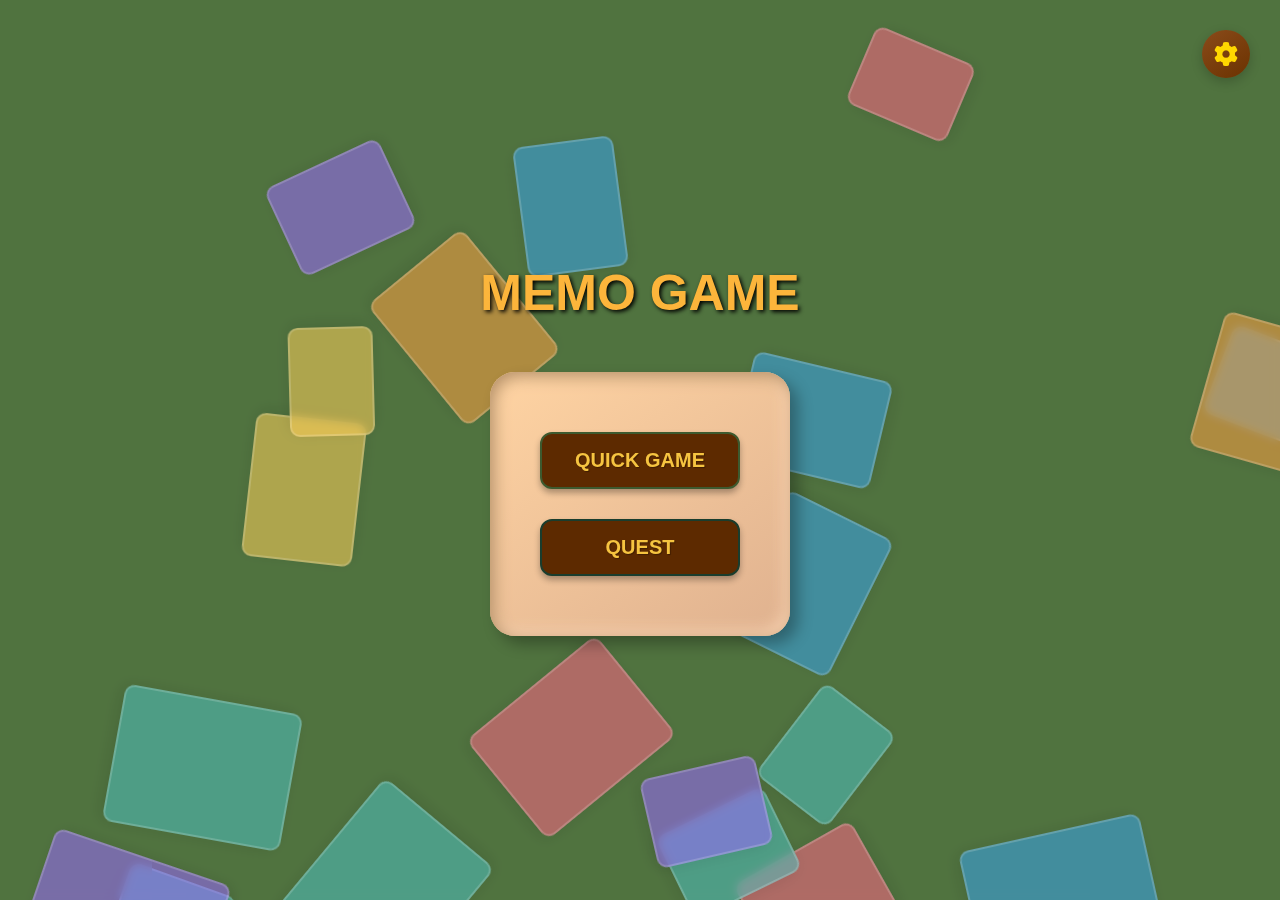
<file: Memo_Game/index.html>
<!DOCTYPE html>
<html lang="en">
<head>
  <meta charset="UTF-8">
  <meta name="viewport" content="width=device-width, initial-scale=1.0">
  <title>Memo Game Menu</title>
  <link rel="stylesheet" href="https://cdnjs.cloudflare.com/ajax/libs/font-awesome/6.5.0/css/all.min.css">
  <link rel="stylesheet" href="style.css">
  <style>
    .floating-cards {
      position: fixed;
      top: 0;
      left: 0;
      width: 100%;
      height: 100%;
      overflow: hidden;
      z-index: -1;
      gap: 50px;
    }
    
    .floating-card {
      position: absolute;
      width: 100px;
      height: 120px;
      background: rgba(255, 255, 255, 0.1);
      border: 2px solid rgba(255, 255, 255, 0.2);
      border-radius: 10px;
      backdrop-filter: blur(5px);
      box-shadow: 0 4px 15px rgba(0, 0, 0, 0.1);
      pointer-events: none;
      opacity: 0.9;
      animation: float 15s infinite ease-in-out;
    }
    
    @keyframes float {
      0%, 100% {
        transform: translateY(0) rotate(0deg);
      }
      50% {
        transform: translateY(-50px) rotate(5deg);
      }
    }
  </style>
</head>
<body>
  <div class="floating-cards" id="floatingCards"></div>
  <h1>MEMO GAME</h1>

  <div class="menu">
    <button class="quick" onclick="window.location.href='quick_game.html'">QUICK GAME</button>
    <button class="quest" onclick="window.location.href='quest.html'">QUEST</button>
  </div>

  <div class="bottom-right">
    <i class="fas fa-cog settings-icon"></i>
    <div class="settings-panel">
      <div class="settings-header">
        <h3>Game Settings</h3>
        <button class="close-settings">&times;</button>
      </div>
      <div class="settings-content">
        <div class="setting-option">
          <span class="setting-label">Music</span>
          <label class="switch">
            <input type="checkbox" id="music-toggle" checked>
            <span class="slider"></span>
          </label>
        </div>
        <div class="setting-option">
          <span class="setting-label">Sound FX</span>
          <label class="switch">
            <input type="checkbox" id="sound-toggle" checked>
            <span class="slider"></span>
          </label>
        </div>
        <div class="setting-option">
          <span class="setting-label">Language</span>
          <select id="language" class="language-select">
            <option value="en">English</option>
            <option value="es">Español</option>
            <option value="fr">Français</option>
          </select>
        </div>
      </div>
    </div>
  </div>

  <script src="settings.js"></script>
  <script>
    // Floating background cards animation
    document.addEventListener('DOMContentLoaded', function() {
      const container = document.getElementById('floatingCards');
      const colors = [
        'rgba(255, 99, 132, 0.6)',
        'rgba(54, 162, 235, 0.6)',
        'rgba(255, 206, 86, 0.6)',
        'rgba(75, 192, 192, 0.6)',
        'rgba(153, 102, 255, 0.6)',
        'rgba(255, 159, 64, 0.6)'
      ];
      
      for (let i = 0; i < 20; i++) createFloatingCard();

      function createFloatingCard() {
        const card = document.createElement('div');
        card.className = 'floating-card';
        const posX = Math.random() * 100;
        const posY = Math.random() * 100;
        const size = 80 + Math.random() * 60;
        const rotation = Math.random() * 360;
        const duration = 15 + Math.random() * 15;
        const delay = Math.random() * -20;
        const color = colors[Math.floor(Math.random() * colors.length)];

        card.style.left = `${posX}%`;
        card.style.top = `${posY}%`;
        card.style.width = `${size}px`;
        card.style.height = `${size * 1.3}px`;
        card.style.background = color;
        card.style.animation = `float ${duration}s ${delay}s infinite ease-in-out`;
        card.style.transform = `rotate(${rotation}deg)`;
        container.appendChild(card);
      }
    });
  </script>
</body>
</html>
</file>
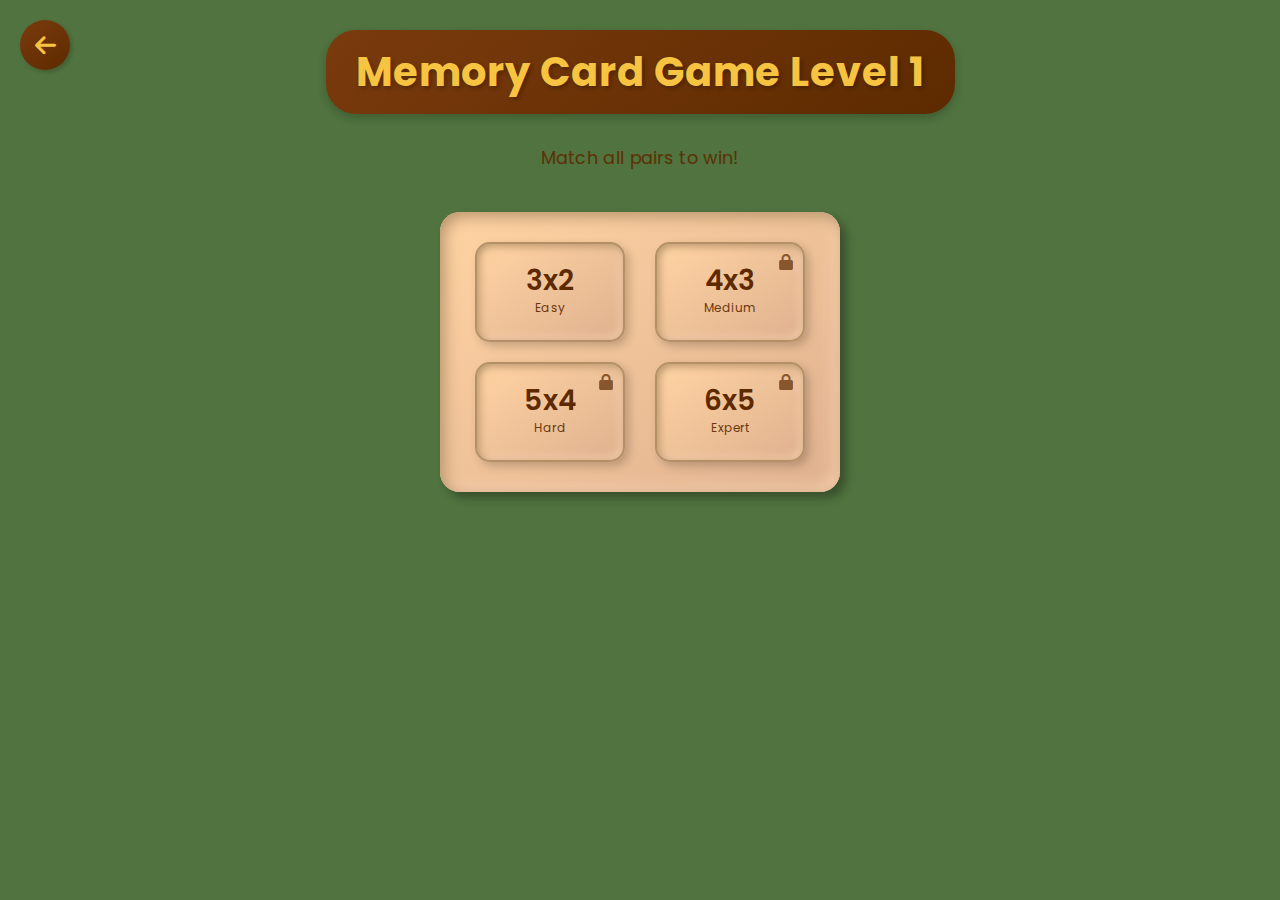
<file: Memo_Game/game.html>
<!DOCTYPE html>
<html lang="en">
<head>
  <meta charset="UTF-8" />
  <meta name="viewport" content="width=device-width, initial-scale=1.0" />
  <title>Memory Card Game</title>
  <link rel="stylesheet" href="https://cdnjs.cloudflare.com/ajax/libs/font-awesome/6.5.0/css/all.min.css">

  <link rel="stylesheet" href="https://cdnjs.cloudflare.com/ajax/libs/font-awesome/6.5.0/css/all.min.css">
  <style>
    @import url('https://fonts.googleapis.com/css2?family=Poppins:wght@300;400;500;600;700&display=swap');

    * {
      margin: 0;
      padding: 0;
      box-sizing: border-box;
      font-family: 'Poppins', -apple-system, BlinkMacSystemFont, 'Segoe UI', Roboto, Oxygen, Ubuntu, Cantarell, 'Open Sans', 'Helvetica Neue', sans-serif;
    }

    body {
      background-color: #50733f; /* Dark green background */
      text-align: center;
      margin: 0;
      min-height: 100vh;
      padding: 30px;
      color: #5d2a00; /* Dark brown text */
      position: relative;
      font-size: 16px;
      line-height: 1.6;
      font-family: 'Comic Sans MS', cursive, sans-serif;
      -webkit-font-smoothing: antialiased;
      -moz-osx-font-smoothing: grayscale;
    }

    .back-button {
      position: absolute;
      top: 20px;
      left: 20px;
      background: linear-gradient(145deg, #7a3b0d, #5d2a00);
      border: none;
      color: #f6c440;
      width: 50px;
      height: 50px;
      border-radius: 50%;
      font-size: 24px;
      cursor: pointer;
      display: flex;
      align-items: center;
      justify-content: center;
      transition: all 0.3s;
      box-shadow: 2px 2px 4px rgba(0,0,0,0.2);
    }

    .back-button:hover {
      background: rgba(255,255,255,0.3);
      transform: scale(1.1);
    }

    h1 {
      font-size: 2.5rem;
      font-weight: 700;
      margin: 0 0 0.5em;
      color: #f6c440;
      text-shadow: 2px 2px 4px rgba(0,0,0,0.3);
      letter-spacing: 1px;
      background: linear-gradient(145deg, #7a3b0d, #5d2a00);
      display: inline-block;
      padding: 10px 30px;
      border-radius: 30px;
      margin-bottom: 30px;
      box-shadow: 0 4px 10px rgba(0,0,0,0.2);
    }

    .subtitle {
      font-size: 1.1rem;
      font-weight: 400;
      margin-bottom: 2.5rem;
      opacity: 0.9;
      letter-spacing: 0.3px;
    }

    .level-container {
      display: grid;
      grid-template-columns: repeat(2, 1fr);
      gap: 20px;
      justify-items: center;
      max-width: 400px;
      margin: 0 auto;
      background: linear-gradient(145deg, #ffd4a3, #dfb18f);
      padding: 30px;
      border-radius: 20px;
      box-shadow: 
        inset 4px 4px 16px #b49067,
        inset -4px -4px 16px #ffd9b9,
        6px 6px 10px rgba(0,0,0,0.3);
    }

    .level-btn {
      background: linear-gradient(145deg, #ffd4a3, #dfb18f);
      border: 2px solid #b49067;
      color: #5d2a00;
      font-size: 2em;
      border-radius: 15px;
      width: 150px;
      height: 100px;
      cursor: pointer;
      box-shadow: 
        inset 2px 2px 8px #b49067,
        inset -2px -2px 8px #ffd9b9,
        4px 4px 10px rgba(0,0,0,0.2);
      transition: all 0.3s ease;
      display: flex;
      align-items: center;
      justify-content: center;
      position: relative;
      overflow: hidden;
      font-weight: bold;
    }

    .level-btn::before {
      content: '';
      position: absolute;
      top: 0;
      left: -100%;
      width: 100%;
      height: 100%;
      background: linear-gradient(90deg, transparent, rgba(255,255,255,0.2), transparent);
      transition: 0.5s;
    }

    .level-btn:hover::before {
      left: 100%;
    }

    .level-btn:hover {
      transform: translateY(-5px) scale(1.03);
      box-shadow: 0 10px 20px rgba(0,0,0,0.3);
    }

    .level-btn:active {
      transform: translateY(2px) scale(0.98);
      box-shadow: 0 2px 5px rgba(0,0,0,0.2);
    }

    .level-btn {
      display: flex;
      flex-direction: column;
      align-items: center;
      justify-content: center;
      font-family: 'Poppins', sans-serif;
    }
    
    .level-btn span {
      display: block;
      font-size: 1.75rem;
      font-weight: 600;
      margin-bottom: 0.25rem;
      line-height: 1;
    }
    
    .level-btn small {
      display: block;
      font-size: 0.75rem;
      font-weight: 400;
      opacity: 0.9;
      letter-spacing: 0.5px;
    }

    .loading {
      display: none;
      margin-top: 20px;
      color: white;
      font-size: 1.1em;
    }

    .loading i {
      margin-right: 10px;
      animation: spin 1s linear infinite;
    }

    @keyframes spin {
      0% { transform: rotate(0deg); }
      100% { transform: rotate(360deg); }
    }

    /* Game Board Styles */
    .game-container {
      display: none;
      flex-direction: column;
      align-items: center;
      margin-top: 20px;
    }

    .game-header {
      display: flex;
      justify-content: space-between;
      width: 100%;
      max-width: 600px;
      margin-bottom: 20px;
    }

    .stats {
      background: rgba(255, 255, 255, 0.1);
      padding: 0.75rem 1.5rem;
      border-radius: 20px;
      font-size: 1rem;
      font-weight: 500;
      letter-spacing: 0.3px;
    }

    .game-board {
      display: grid;
      grid-gap: 10px;
      background: linear-gradient(145deg, #ffd4a3, #dfb18f);
      padding: 20px;
      border-radius: 20px;
      max-width: 100%;
      margin: 0 auto;
      box-shadow: 
        inset 4px 4px 16px #b49067,
        inset -4px -4px 16px #ffd9b9,
        6px 6px 10px rgba(0,0,0,0.3);
    }

    .card {
      width: 60px;
      height: 60px;
      perspective: 1000px;
      cursor: pointer;
      background: transparent;
      border: none;
      outline: none;
    }

    .card-inner {
      position: relative;
      width: 100%;
      height: 100%;
      text-align: center;
      transition: transform 0.6s;
      transform-style: preserve-3d;
    }

    .card.flipped .card-inner {
      transform: rotateY(180deg);
    }

    .card-front,
    .card-back {
      position: absolute;
      width: 100%;
      height: 100%;
      backface-visibility: hidden;
      border-radius: 15px;
      display: flex;
      align-items: center;
      justify-content: center;
      box-shadow: 
        inset 2px 2px 5px rgba(0,0,0,0.1),
        2px 2px 5px rgba(0,0,0,0.2);
      transition: all 0.3s ease;
    }

    .card-front {
      background: linear-gradient(145deg, #7a3b0d, #5d2a00);
      transform: rotateY(180deg);
      color: #f6c440;
    }

    .card-back {
      background: linear-gradient(145deg, #ffd4a3, #dfb18f);
      color: #5d2a00;
      font-size: 1.75rem;
      font-weight: 600;
      border: 2px solid #b49067;
    }

    .card.matched {
      opacity: 0.6;
      cursor: default;
      filter: saturate(0.8);
    }

    .win-message {
      display: none;
      position: fixed;
      top: 50%;
      left: 50%;
      transform: translate(-50%, -50%);
      background: linear-gradient(145deg, #ffd4a3, #dfb18f);
      padding: 2rem;
      border-radius: 20px;
      text-align: center;
      box-shadow: 
        0 10px 30px rgba(0, 0, 0, 0.3),
        inset 2px 2px 10px rgba(255,255,255,0.5);
      z-index: 1000;
      color: #5d2a00;
      width: 90%;
      max-width: 400px;
      border: 2px solid #b49067;
    }
    
    .stats-grid {
      display: grid;
      grid-template-columns: repeat(2, 1fr);
      gap: 1rem;
      margin: 1.5rem 0;
      text-align: left;
      background: rgba(255, 255, 255, 0.9);
      padding: 1.2rem;
      border-radius: 10px;
      box-shadow: 0 4px 12px rgba(0, 0, 0, 0.1);
    }
    
    .stats-grid div {
      font-size: 1.1rem;
      font-weight: 500;
    }
    
    .button-group {
      display: flex;
      gap: 1rem;
      margin-top: 1.5rem;
      justify-content: center;
    }
    
    .next-level-btn {
      background: linear-gradient(145deg, #7a3b0d, #5d2a00);
      color: #f6c440;
      border: none;
      padding: 0.75rem 2rem;
      border-radius: 30px;
      font-size: 1rem;
      font-weight: 600;
      cursor: pointer;
      transition: all 0.3s ease;
      text-transform: uppercase;
      letter-spacing: 0.5px;
      box-shadow: 
        0 4px 15px rgba(0, 0, 0, 0.2),
        inset 1px 1px 0 rgba(255,255,255,0.2);
    }
    
    .next-level-btn:hover {
      background: linear-gradient(145deg, #8a4b1a, #6b3200);
      transform: translateY(-2px);
      box-shadow: 
        0 6px 20px rgba(0, 0, 0, 0.25),
        inset 1px 1px 0 rgba(255,255,255,0.2);
    }
    
    .level-btn {
      position: relative;
    }
    
    .level-btn .lock-icon {
      position: absolute;
      top: 10px;
      right: 10px;
      font-size: 1rem;
      opacity: 0.7;
    }
    
    .level-btn .best-score {
      position: absolute;
      bottom: 10px;
      left: 0;
      right: 0;
      font-size: 0.7rem;
      opacity: 0.9;
    }

    .win-message h2 {
      margin: 0 0 1rem;
      color: #5d2a00;
      font-size: 1.75rem;
      font-weight: 600;
      text-shadow: 1px 1px 0 rgba(255,255,255,0.5);
    }

    .win-message p {
      font-size: 1.1rem;
      margin-bottom: 1.5rem;
      color: #333;
    }

    .new-game-btn {
      background: #50733f;
      color: white;
      border: none;
      padding: 0.75rem 2rem;
      border-radius: 30px;
      font-size: 1rem;
      font-weight: 500;
      cursor: pointer;
      transition: all 0.3s ease;
      text-transform: uppercase;
      letter-spacing: 0.5px;
      box-shadow: 0 4px 15px rgba(0, 0, 0, 0.1);
    }

    .new-game-btn:hover {
      background: #5d2a00;
      transform: translateY(-2px);
    }
  </style>
</head>
<body>
  <button class="back-button" id="backButton">
    <i class="fas fa-arrow-left"></i>
  </button>

  <div id="levelSelection">
    <h1>Memory Card Game <span id="levelDisplay"></span></h1>
    <p class="subtitle">Match all pairs to win!</p>
    
    <div class="level-container">
      <button class="level-btn" data-level="3x2">
        <span>3x2</span>
        <small>Easy</small>
      </button>
      <button class="level-btn" data-level="4x3">
        <span>4x3</span>
        <small>Medium</small>
      </button>
      <button class="level-btn" data-level="5x4">
        <span>5x4</span>
        <small>Hard</small>
      </button>
      <button class="level-btn" data-level="6x5">
        <span>6x5</span>
        <small>Expert</small>
      </button>
    </div>
  </div>

  <div class="game-container" id="gameContainer">
    <div class="game-header">
      <div class="stats">⏱️ <span id="timer">0:00</span></div>
      <div class="stats">Moves: <span id="moves">0</span></div>
      <div class="stats">Matches: <span id="matches">0</span>/<span id="totalPairs">0</span></div>
      <div class="stats">Stars: <span id="stars">0</span>⭐</div>
    </div>
    <div class="game-board" id="gameBoard"></div>
  </div>

  <div class="win-message" id="winMessage">
    <h2>🎉 Level Complete! 🎉</h2>
    <div class="stats-grid">
      <div>Moves: <span id="finalMoves">0</span></div>
      <div>Time: <span id="finalTime">0:00</span></div>
      <div>Stars: <span id="starsEarned">0</span></div>
    </div>
    <div class="button-group">
      <button class="new-game-btn" id="newGameBtn">Play Again</button>
      <button class="next-level-btn" id="nextLevelBtn">Next Level</button>
    </div>
  </div>

  <div class="loading" id="loadingIndicator">
    <i class="fas fa-spinner"></i> Preparing your game...
  </div>

  <script>
    // Game state
    let gameState = {
      cards: [],
      flippedCards: [],
      matchedPairs: 0,
      moves: 0,
      canFlip: true,
      level: null,
      category: 'animals',
      timer: 0,
      timerInterval: null,
      stars: 0,
      gameMode: 'quick' // 'quick' or 'quest'
    };
    
    // Level progression data
    const levelData = {
      '3x2': { next: '4x3', timeTargets: [30, 60] }, // Under 30s = 3 stars, 30-60s = 2 stars, 60+ = 1 star
      '4x3': { next: '5x4', timeTargets: [45, 90] },
      '5x4': { next: '6x5', timeTargets: [60, 120] },
      '6x5': { next: null, timeTargets: [90, 180] }
    };
    
    // Game progress in local storage
    let gameProgress = JSON.parse(localStorage.getItem('memoryGameProgress')) || {
      quick: { unlocked: '3x2', scores: {} },
      quest: { unlocked: null, scores: {} }
    };

    // Card categories and their corresponding icons
    const cardCategories = {
      animals: ['🐶', '🐱', '🐭', '🐹', '🐰', '🦊', '🐻', '🐼', '🐨', '🐯', '🦁', '🐮', '🐷', '🐸', '🐵', '🐔'],
      icons: ['⭐', '❤️', '🎯', '🎨', '⚽', '🎮', '🎲', '🎯', '🎳', '🎭', '🎪', '🎡', '🎢', '🎠', '🏆', '🏅'],
      fruits: ['🍎', '🍐', '🍊', '🍋', '🍌', '🍉', '🍇', '🍓', '🍈', '🍒', '🍑', '🥭', '🍍', '🥝', '🍅', '🥑'],
      vehicles: ['🚗', '🚕', '🚙', '🚌', '🏎️', '🚓', '🚑', '🚒', '🚐', '🚚', '🚛', '🚜', '🏍️', '🛵', '✈️', '🛩️']
    };

    // DOM Elements
    const gameBoard = document.getElementById('gameBoard');
    const gameContainer = document.getElementById('gameContainer');
    const levelSelection = document.getElementById('levelSelection');
    const movesDisplay = document.getElementById('moves');
    const matchesDisplay = document.getElementById('matches');
    const totalPairsDisplay = document.getElementById('totalPairs');
    const timerDisplay = document.getElementById('timer');
    const starsDisplay = document.getElementById('stars');
    const winMessage = document.getElementById('winMessage');
    const finalMoves = document.getElementById('finalMoves');
    const finalTime = document.getElementById('finalTime');
    const starsEarned = document.getElementById('starsEarned');
    const newGameBtn = document.getElementById('newGameBtn');
    const nextLevelBtn = document.getElementById('nextLevelBtn');
    const backButton = document.getElementById('backButton');
    const loadingIndicator = document.getElementById('loadingIndicator');
    
    // Update level buttons based on unlocked levels
    function updateLevelButtons() {
      document.querySelectorAll('.level-btn').forEach(btn => {
        const level = btn.dataset.level;
        const isUnlocked = isLevelUnlocked(level);
        btn.disabled = !isUnlocked;
        btn.title = isUnlocked ? '' : 'Complete previous levels to unlock';
        
        // Show lock icon for locked levels
        const lockIcon = btn.querySelector('.lock-icon') || document.createElement('i');
        if (!isUnlocked) {
          lockIcon.className = 'fas fa-lock lock-icon';
          if (!btn.contains(lockIcon)) {
            btn.insertBefore(lockIcon, btn.firstChild);
          }
        } else if (btn.contains(lockIcon)) {
          btn.removeChild(lockIcon);
        }
        
        // Show best score if available
        const bestScore = getBestScore(level);
        const scoreDisplay = btn.querySelector('.best-score') || document.createElement('div');
        if (bestScore) {
          scoreDisplay.className = 'best-score';
          scoreDisplay.innerHTML = `⭐${bestScore.stars} ${formatTime(bestScore.time)}`;
          if (!btn.contains(scoreDisplay)) {
            btn.appendChild(scoreDisplay);
          }
        } else if (btn.contains(scoreDisplay)) {
          btn.removeChild(scoreDisplay);
        }
      });
    }
    
    function isLevelUnlocked(level) {
      const currentMode = gameState.gameMode;
      const unlockedLevel = gameProgress[currentMode].unlocked;
      
      if (!unlockedLevel) return level === '3x2'; // First level is always unlocked
      
      const levels = ['3x2', '4x3', '5x4', '6x5'];
      return levels.indexOf(level) <= levels.indexOf(unlockedLevel);
    }
    
    function getBestScore(level) {
      return gameProgress[gameState.gameMode].scores[level];
    }
    
    function formatTime(seconds) {
      const mins = Math.floor(seconds / 60);
      const secs = seconds % 60;
      return `${mins}:${secs < 10 ? '0' : ''}${secs}`;
    }

    // Load saved progress
    function loadProgress() {
      const savedProgress = localStorage.getItem('memoryGameProgress');
      if (savedProgress) {
        return JSON.parse(savedProgress);
      }
      // Return default levels if no saved progress
      return Array(28).fill().map((_, i) => ({
        number: i + 1,
        stars: 0,
        required: Math.min(Math.floor(i / 4), 6),
        completed: false,
        locked: i > 0
      }));
    }

    // Save progress to localStorage
    function saveProgress(levelNumber, stars) {
      const progress = loadProgress();
      const levelIndex = levelNumber - 1;
      
      if (levelIndex >= 0 && levelIndex < progress.length) {
        // Update stars if better than previous
        if (stars > progress[levelIndex].stars) {
          progress[levelIndex].stars = stars;
        }
        
        // Mark level as completed
        progress[levelIndex].completed = true;
        
        // Unlock next level if exists
        if (levelIndex + 1 < progress.length) {
          progress[levelIndex + 1].locked = false;
        }
        
        localStorage.setItem('memoryGameProgress', JSON.stringify(progress));
      }
    }

    // Initialize the game
    document.addEventListener('DOMContentLoaded', () => {
      // Get level from URL or use default
      const urlParams = new URLSearchParams(window.location.search);
      const level = parseInt(urlParams.get('level')) || 1;
      
      // Set the current level
      currentLevel = level;
      
      // Update level display
      const levelDisplay = document.getElementById('levelDisplay');
      if (levelDisplay) {
        levelDisplay.textContent = `Level ${level}`;
      }
      gameState.category = urlParams.get('category') || 'animals';
      gameState.gameMode = urlParams.get('mode') || 'quick';
      
      // Set up event listeners
      document.querySelectorAll('.level-btn').forEach(btn => {
        btn.addEventListener('click', () => startGame(btn.dataset.level));
      });
      
      newGameBtn.addEventListener('click', resetGame);
      nextLevelBtn.addEventListener('click', startNextLevel);
      backButton.addEventListener('click', () => {
        window.location.href = gameState.gameMode === 'quest' ? 'quest.html' : 'quick_game.html';
      });
      
      // Update UI based on unlocked levels
      updateLevelButtons();
    });
    
    // Timer functions
    function startTimer() {
      gameState.timer = 0;
      updateTimerDisplay();
      gameState.timerInterval = setInterval(() => {
        gameState.timer++;
        updateTimerDisplay();
      }, 1000);
    }
    
    function stopTimer() {
      if (gameState.timerInterval) {
        clearInterval(gameState.timerInterval);
        gameState.timerInterval = null;
      }
    }
    
    function updateTimerDisplay() {
      if (timerDisplay) {
        timerDisplay.textContent = formatTime(gameState.timer);
      }
    }
    
    function calculateStars(time, level) {
      // Calculate stars based on time and level difficulty
      // More difficult levels have more lenient time requirements
      const difficultyFactor = Math.ceil(level / 7); // 1-4
      const timeLimits = [
        30 + (difficultyFactor * 10),  // 3 stars
        60 + (difficultyFactor * 20),  // 2 stars
        120 + (difficultyFactor * 30)  // 1 star
      ];
      
      if (time <= timeLimits[0]) return 3;
      if (time <= timeLimits[1]) return 2;
      if (time <= timeLimits[2]) return 1;
      return 0; // No stars if took too long
    }

    function startGame(level) {
      if (!isLevelUnlocked(level)) return;
      
      gameState.level = level;
      const [rows, cols] = level.split('x').map(Number);
      const totalPairs = (rows * cols) / 2;
      
      // Show loading
      loadingIndicator.style.display = 'block';
      levelSelection.style.display = 'none';
      winMessage.style.display = 'none';
      
      // Initialize game state
      gameState.matchedPairs = 0;
      gameState.moves = 0;
      gameState.flippedCards = [];
      
      // Update UI
      movesDisplay.textContent = '0';
      matchesDisplay.textContent = '0';
      totalPairsDisplay.textContent = totalPairs;
      
      // Create cards after a short delay to allow for loading animation
      setTimeout(() => {
        createCards(rows, cols);
        loadingIndicator.style.display = 'none';
        gameContainer.style.display = 'flex';
        startTimer();
      }, 500);
    }
    
    function startNextLevel() {
      const nextLevel = levelData[gameState.level]?.next;
      if (nextLevel) {
        startGame(nextLevel);
      } else {
        // No more levels, go back to level selection
        resetGame();
      }
    }

    function createCards(rows, cols) {
      gameBoard.innerHTML = '';
      gameBoard.style.gridTemplateColumns = `repeat(${cols}, 1fr)`;
      
      const totalPairs = (rows * cols) / 2;
      const icons = getRandomIcons(gameState.category, totalPairs);
      
      // Create pairs of cards
      const cards = [];
      icons.forEach(icon => {
        cards.push(createCard(icon));
        cards.push(createCard(icon));
      });
      
      // Shuffle cards
      gameState.cards = shuffleArray([...cards]);
      
      // Add cards to board
      gameState.cards.forEach((card, index) => {
        card.dataset.index = index;
        gameBoard.appendChild(card);
      });
    }

    function createCard(icon) {
      const card = document.createElement('div');
      card.className = 'card';
      
      const cardInner = document.createElement('div');
      cardInner.className = 'card-inner';
      
      const cardFront = document.createElement('div');
      cardFront.className = 'card-front';
      cardFront.textContent = icon;
      
      const cardBack = document.createElement('div');
      cardBack.className = 'card-back';
      cardBack.textContent = '?';
      
      cardInner.appendChild(cardFront);
      cardInner.appendChild(cardBack);
      card.appendChild(cardInner);
      
      card.addEventListener('click', () => flipCard(card));
      
      return card;
    }

    function flipCard(card) {
      // Don't allow flipping if:
      // - Already flipping cards
      // - Card is already flipped or matched
      // - Already have 2 cards flipped
      if (!gameState.canFlip || 
          card.classList.contains('flipped') || 
          card.classList.contains('matched') ||
          gameState.flippedCards.length >= 2) {
        return;
      }
      
      // Flip the card
      card.classList.add('flipped');
      gameState.flippedCards.push(card);
      
      // Check for match when 2 cards are flipped
      if (gameState.flippedCards.length === 2) {
        gameState.moves++;
        movesDisplay.textContent = gameState.moves;
        
        const [firstCard, secondCard] = gameState.flippedCards;
        
        if (firstCard.querySelector('.card-front').textContent === 
            secondCard.querySelector('.card-front').textContent) {
          // Match found
          firstCard.classList.add('matched');
          secondCard.classList.add('matched');
          gameState.flippedCards = [];
          gameState.matchedPairs++;
          matchesDisplay.textContent = gameState.matchedPairs;
          
          // Check for win
          if (gameState.matchedPairs === parseInt(totalPairsDisplay.textContent)) {
            setTimeout(showWinMessage, 500);
          }
        } else {
          // No match, flip cards back after delay
          gameState.canFlip = false;
          setTimeout(() => {
            firstCard.classList.remove('flipped');
            secondCard.classList.remove('flipped');
            gameState.flippedCards = [];
            gameState.canFlip = true;
          }, 1000);
        }
      }
    }

    function showWinMessage() {
      // Stop the timer
      stopTimer();
      
      // Calculate stars based on time and moves
      const stars = calculateStars(gameState.timer, gameState.level);
      gameState.stars = stars;
      
      // Update best score if this is better
      updateBestScore(stars);
      
      // Update UI
      finalMoves.textContent = gameState.moves;
      finalTime.textContent = formatTime(gameState.timer);
      starsEarned.textContent = '⭐'.repeat(stars);
      
      // Show appropriate buttons
      const nextLevel = levelData[gameState.level]?.next;
      nextLevelBtn.style.display = nextLevel ? 'inline-block' : 'none';
      
      // Show win message
      winMessage.style.display = 'block';
      
      // Unlock next level if applicable
      if (nextLevel) {
        const currentMode = gameState.gameMode;
        const nextLevelIndex = ['3x2', '4x3', '5x4', '6x5'].indexOf(nextLevel);
        const currentUnlockedIndex = ['3x2', '4x3', '5x4', '6x5'].indexOf(gameProgress[currentMode].unlocked || '3x2');
        
        if (nextLevelIndex > currentUnlockedIndex) {
          gameProgress[currentMode].unlocked = nextLevel;
          localStorage.setItem('memoryGameProgress', JSON.stringify(gameProgress));
        }
      }
    }
    
    function updateBestScore(stars) {
      const currentMode = gameState.gameMode;
      const level = gameState.level;
      const currentBest = gameProgress[currentMode].scores[level];
      
      if (!currentBest || 
          stars > currentBest.stars || 
          (stars === currentBest.stars && gameState.timer < currentBest.time)) {
        gameProgress[currentMode].scores[level] = {
          stars: stars,
          time: gameState.timer,
          moves: gameState.moves,
          timestamp: new Date().toISOString()
        };
        localStorage.setItem('memoryGameProgress', JSON.stringify(gameProgress));
      }
    }

    function resetGame() {
      // Clear game state
      stopTimer();
      gameState.matchedPairs = 0;
      gameState.moves = 0;
      gameState.flippedCards = [];
      
      // Reset UI
      winMessage.style.display = 'none';
      gameContainer.style.display = 'none';
      levelSelection.style.display = 'block';
      
      // Update level buttons to reflect any new unlocks
      updateLevelButtons();
    }

    function getRandomIcons(category, count) {
      const icons = [...cardCategories[category]];
      const selectedIcons = [];
      
      while (selectedIcons.length < count && icons.length > 0) {
        const randomIndex = Math.floor(Math.random() * icons.length);
        selectedIcons.push(icons.splice(randomIndex, 1)[0]);
      }
      
      return selectedIcons;
    }

    function shuffleArray(array) {
      const newArray = [...array];
      for (let i = newArray.length - 1; i > 0; i-- ) {
        const j = Math.floor(Math.random() * (i + 1));
        [newArray[i], newArray[j]] = [newArray[j], newArray[i]];
      }
      return newArray;
    }
  </script>

</body>
</html>
</file>
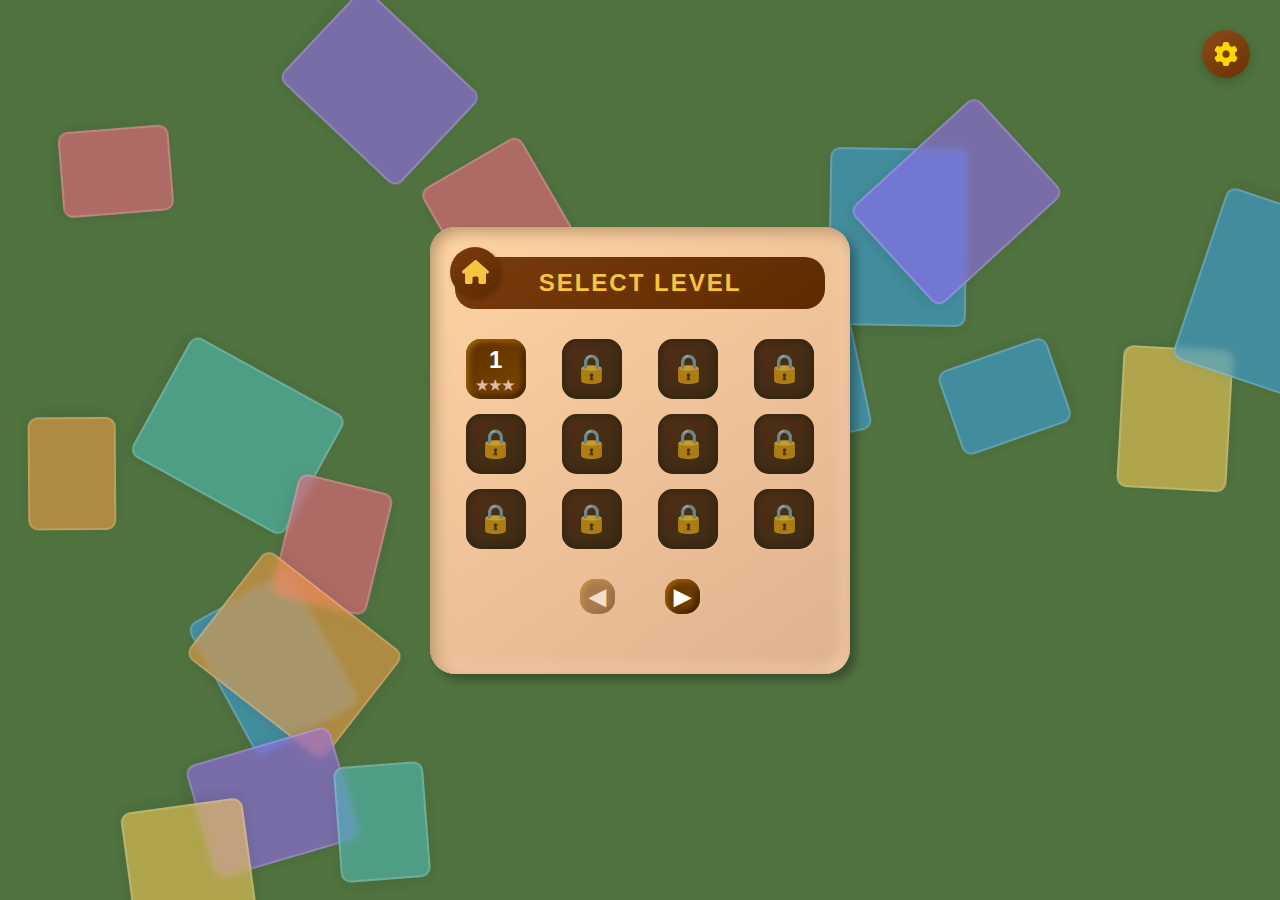
<file: Memo_Game/quest.html>
<!DOCTYPE html>
<html lang="en">
<head>
<meta charset="UTF-8" />
<meta name="viewport" content="width=device-width, initial-scale=1" />
<title>Select Level</title>
<link rel="stylesheet" href="https://cdnjs.cloudflare.com/ajax/libs/font-awesome/6.5.0/css/all.min.css">
<link rel="stylesheet" href="style.css">

<style>
  .bottom-right {
  position: fixed;
  top: 30px;
  right: 30px;
  z-index: 1000;
}

.settings-icon {
  width: 48px;
  height: 48px;
  border-radius: 50%;
  background: linear-gradient(145deg, #8a4b1a, #6b3200);
  color: #ffd700;
  display: flex;
  align-items: center;
  justify-content: center;
  font-size: 24px;
  cursor: pointer;
  box-shadow: 0 4px 12px rgba(0, 0, 0, 0.2);
  transition: all 0.3s ease;
  border: none;
  outline: none;
  z-index: 1001;
  position: relative;
}

.settings-icon:hover {
  transform: rotate(45deg) scale(1.1);
}

/* Settings Panel */
.settings-panel {
  position: fixed;
  top: 20%;
  right: 20px;
  transform: translateY(-20px);
  background: linear-gradient(145deg, #ffd4a3, #dfb18f);
  border-radius: 16px;
  padding: 0;
  width: 320px;
  max-width: 90%;
  opacity: 0;
  visibility: hidden;
  box-shadow: 0 10px 30px rgba(0, 0, 0, 0.15);
  transition: all 0.3s cubic-bezier(0.68, -0.55, 0.265, 1.55);
  z-index: 1002;
  overflow: hidden;
  border: 1px solid rgba(0, 0, 0, 0.1);
}

.settings-panel.show {
  opacity: 1;
  visibility: visible;
  transform: translateY(0);
  top: 80px;
}

.settings-header {
  background: linear-gradient(145deg, #8a4b1a, #6b3200);
  color: white;
  padding: 18px 24px;
  padding-right: 50px; /* Make room for the close button */
  position: relative;
  display: flex;
  justify-content: space-between;
  align-items: center;
  box-shadow: 0 2px 10px rgba(0, 0, 0, 0.1);
}

.settings-header h3 {
  margin: 0;
  color: #f6c440;
  font-size: 1.1em;
}

.close-settings {
  position: absolute;
  top: 10px;
  right: 10px;
  background: rgba(255, 255, 255, 0.2);
  border: none;
  color: white;
  width: 32px;
  height: 32px;
  border-radius: 50%;
  display: flex;
  align-items: center;
  justify-content: center;
  font-size: 20px;
  cursor: pointer;
  transition: all 0.2s;
  outline: none;
  padding: 0;
}

.close-settings:hover {
  transform: scale(1.2);
}

.settings-content {
  padding: 20px 24px;
}

.setting-option {
  display: flex;
  justify-content: space-between;
  align-items: center;
  padding: 14px 0;
  border-bottom: 1px solid rgba(0, 0, 0, 0.05);
  transition: background-color 0.2s;
}

.setting-option:last-child {
  border-bottom: none;
}

.setting-option:hover {
  background-color: rgba(0, 0, 0, 0.02);
}

.setting-label {
  font-size: 16px;
  color: #333;
  font-weight: 500;
}

/* Toggle Switch */
.switch {
  position: relative;
  display: inline-block;
  width: 50px;
  height: 26px;
}

.switch input {
  opacity: 0;
  width: 0;
  height: 0;
}

.slider {
  position: absolute;
  cursor: pointer;
  top: 0;
  left: 0;
  right: 0;
  bottom: 0;
  background-color: #ccc;
  transition: .3s;
  border-radius: 34px;
}

.slider:before {
  position: absolute;
  content: "";
  height: 20px;
  width: 20px;
  left: 3px;
  bottom: 3px;
  background-color: white;
  transition: .3s;
  border-radius: 50%;
  box-shadow: 0 2px 5px rgba(0, 0, 0, 0.2);
}

input:checked + .slider {
  background-color: #4CAF50;
}

input:focus + .slider {
  box-shadow: 0 0 1px #4CAF50;
}

input:checked + .slider:before {
  transform: translateX(24px);
}

/* Select dropdown */
.language-select {
  padding: 5px 10px;
  border-radius: 5px;
  border: 1px solid #b49067;
  background: linear-gradient(145deg, #ffd4a3, #dfb18f);
  color: #5d2a00;
  font-size: 0.9em;
  cursor: pointer;
  outline: none;
  box-shadow: inset 1px 1px 3px rgba(0,0,0,0.2);
}

.language-select:focus {
  outline: none;
  border-color: #4CAF50;
  box-shadow: 0 0 0 2px rgba(76, 175, 80, 0.2);
}

/* Overlay */
.settings-overlay {
  position: fixed;
  top: 0;
  left: 0;
  right: 0;
  bottom: 0;
  background: rgba(0, 0, 0, 0.5);
  opacity: 0;
  visibility: hidden;
  transition: all 0.3s ease;
  z-index: 1001;
  /* Removed blur effect */
}

.settings-overlay.show {
  opacity: 1;
  visibility: visible;
}

  .floating-cards {
    position: fixed;
    top: 0;
    left: 0;
    width: 100%;
    height: 100%;
    overflow: hidden;
    z-index: -1;
    pointer-events: none;
    gap: 50px;
  }
  
  .floating-card {
    position: absolute;
    width: 100px;
    height: 120px;
    background: rgba(255, 255, 255, 0.1);
    border: 2px solid rgba(255, 255, 255, 0.2);
    border-radius: 10px;
    backdrop-filter: blur(5px);
    box-shadow: 0 4px 15px rgba(0, 0, 0, 0.1);
    opacity: 0.9;
    animation: float 15s infinite ease-in-out;
  }
  
  @keyframes float {
    0%, 100% { transform: translateY(0) rotate(0deg); }
    50% { transform: translateY(-50px) rotate(5deg); }
  }
</style>

<style>
/* Game Controls */
.game-controls {
  display: flex;
  gap: 10px;
  align-items: center;
}

.control-btn {
  padding: 5px 5px;
  border: none;
  border-radius: 20px;
  font-weight: normal;
  cursor: pointer;
  transition: all 0.2s;
  font-size: 16px;
  width: 120px;
}

.start-btn {
  background: #4CAF50;
  color: white;
}

.start-btn:hover {
  background: #45a049;
}

.pause-btn {
  background: #FFA500;
  color: white;
}

.pause-btn:hover {
  background: #e68a00;
}

.pause-btn:disabled {
  background: #cccccc;
  cursor: not-allowed;
}

/* Reset and base */
body, html {
margin: 0;
padding: 0;
height: 100vh;
font-family: 'Comic Sans MS', cursive, sans-serif;
display: flex;
justify-content: center;
align-items: center;
}
/* Container */
.level-select-container {
background: linear-gradient(145deg, #ffd4a3, #dfb18f);
border-radius: 25px;
width: 370px;
padding: 20px 25px 60px;
box-shadow:
  inset 4px 4px 16px #b49067,
  inset -4px -4px 16px #ffd9b9,
  6px 6px 10px rgba(0,0,0,0.3);
position: relative;
user-select: none;
}
/* Header */
.back-button {
position: absolute;
top: 20px;
left: 20px;
background: linear-gradient(145deg, #7a3b0d, #5d2a00);
border: none;
color: #f6c440;
width: 50px;
height: 50px;
border-radius: 50%;
font-size: 24px;
cursor: pointer;
display: flex;
align-items: center;
justify-content: center;
transition: all 0.3s;
box-shadow: 2px 2px 4px rgba(0,0,0,0.2);
z-index: 10;
}

.back-button:hover {
transform: scale(1.1);
 background: rgba(255,255,255,0.3);
 color: #5d2a00;
}

.title-bar {
background: linear-gradient(145deg, #7a3b0d, #5d2a00);
border-radius: 20px;
width: 250px;
margin: 10px auto 30px;
padding: 12px 60px;
text-align: center;
font-size: 24px;
font-weight: 700;
color: #f6c440;
text-shadow: 1px 1px 0 #7a3b0d;
letter-spacing: 2px;
position: relative;
}


.levels-grid {
display: grid;
grid-template-columns: repeat(4, 1fr);
gap: 15px;
justify-items: center;
}

.level-button {
width: 60px;
height: 60px;
border-radius: 15px;
background: linear-gradient(145deg, #5b2e00, #7e4700);
color: white;
font-size: 24px;
font-weight: 700;
display: flex;
flex-direction: column;
justify-content: center;
align-items: center;
box-shadow:
  inset 2px 2px 6px #ac6f00,
  inset -2px -2px 6px #1a0c00;
cursor: pointer;
position: relative;
transition: transform 0.2s ease, box-shadow 0.2s ease, background 0.3s ease;
}

/* Highlight for the next level to play */
.level-button.next-level {
animation: pulse 1.5s infinite;
box-shadow: 0 0 15px #f6c440, inset 0 0 10px #f6c440;
}

@keyframes pulse {
0% { transform: scale(1); }
50% { transform: scale(1.1); }
100% { transform: scale(1); }
}

.required-stars {
position: absolute;
bottom: 2px;
font-size: 12px;
color: #f6c440;
text-shadow: 0 0 3px #000;
font-weight: bold;
}
.level-button:hover:not(.locked) {
box-shadow:
  0 0 10px #ffb740,
  inset 2px 2px 6px #ac6f00,
  inset -2px -2px 6px #1a0c00;
transform: scale(1.1);
z-index: 10;
}
/* Selected level highlight */
.level-button.selected {
outline: 3.5px solid #f6c440;
outline-offset: 3px;
}
/* Locked level */
.level-button.locked {
background: linear-gradient(145deg, #512f16, #3d2b14);
color: #bba287aa;
cursor: default;
box-shadow: inset 0 0 10px #2b210e;
}
/* Lock icon for locked levels */
.lock-icon {
font-size: 28px;
line-height: 1;
}
/* Stars container */
.stars {
margin-top: 4px;
font-size: 14px;
color: #f6c440; /* star color (orange-red) */
line-height: 1;
user-select: none;
}
/* Empty star color and some dim effect */
.stars .empty {
color: #ddbba6;
}
/* Highlight last level differently */
.level-button.level-28 {
background: linear-gradient(145deg, #a84017, #d45216);
}
/* Bottom controls */
.bottom-controls {
display: flex;
justify-content: center;
align-items: center;
margin-top: 30px;
gap: 50px;
}
.btn-arrow {
width: 35px;
height: 35px;
background: linear-gradient(145deg, #5b2e00, #7e4700);
border-radius: 15px;
color: white;
font-weight: 700;
font-size: 22px;
line-height: 35px;
text-align: center;
box-shadow:
  inset 2px 2px 6px #ac6f00,
  inset -2px -2px 6px #1a0c00;
user-select: none;
cursor: pointer;
transition: background 0.3s ease;
}
.btn-arrow:hover {
background: linear-gradient(145deg, #804a00, #a45f00);
}

/* Flip Card Game Styles */
.game-container {
position: relative;
top: 0;
left: 0;
width: 100%;
height: 100%;
background: rgba(0, 0, 0, 0.8);
display: none;
justify-content: center;
align-items: center;
z-index: 1000;

}

.game-board {
background: linear-gradient(145deg, #ffd4a3, #dfb18f);
border-radius: 20px;
padding: 20px;
width: 90%;
max-width: 500px;
max-height: 90vh;
box-shadow: 0 0 20px rgba(0, 0, 0, 0.5);
position: fixed;
top: 50%;
left: 50%;
transform: translate(-50%, -50%);
}

.game-header {
display: flex;
justify-content: space-between;
align-items: center;
margin-bottom: 20px;
padding-bottom: 10px;
border-bottom: 2px solid #7a3b0d;
}

.game-title {
font-size: 24px;
font-weight: bold;
color: #5d2a00;
margin: 0;
}

/* Modal Styles */
.modal {
display: none;
position: fixed;
top: 0;
left: 0;
width: 100%;
height: 100%;
background-color: rgba(0, 0, 0, 0.7);
z-index: 1000;
justify-content: center;
align-items: center;
animation: fadeIn 0.3s ease-out;
}

@keyframes fadeIn {
from { opacity: 0; }
to { opacity: 1; }
}

.modal-content {
background:whitesmoke;
padding: 30px;
border-radius: 20px;
text-align: center;
max-width: 80%;
box-shadow: 0 5px 15px rgba(0,0,0,0.3);
animation: modalAppear 0.3s ease-out;
}

@keyframes modalAppear {
from { transform: scale(0.9); opacity: 0; }
to { transform: scale(1); opacity: 1; }
}

.modal h2 {
color: #7a3b0d;
margin-bottom: 15px;
font-size: 24px;
}

.modal-stars {
margin: 15px 0;
font-size: 30px;
color: #f6c440;
text-shadow: 0 2px 3px rgba(0,0,0,0.3);
}

.modal-buttons {
display: flex;
gap: 15px;
margin-top: 20px;
justify-content: center;
}

.modal-button {
color: #5d2a00;
border: none;
padding: 10px 25px;
border-radius: 20px;
font-size: 16px;
cursor: pointer;
transition: all 0.3s;
box-shadow: 2px 2px 4px rgba(0,0,0,0.2);
min-width: 120px;
text-align: center;
}

.modal-button.retry-button {
background: linear-gradient(145deg, #2e7d32, #1b5e20);
}

.modal-button.back-button {
background: linear-gradient(145deg, #5d2a00, #7a3b0d);
}

.modal-button:hover {
transform: translateY(-2px);
box-shadow: 0 4px 8px rgba(0,0,0,0.3);
}

.modal-button:hover {
transform: translateY(-2px);
box-shadow: 0 4px 8px rgba(0,0,0,0.2);
}

.close-game {
background: #7a3b0d;
color: white;
border: none;
width: 40px;
height: 40px;
border-radius: 50%;
font-size: 20px;
cursor: pointer;
display: flex;
align-items: center;
justify-content: center;
}

.cards-grid {
display: grid;
grid-template-columns: repeat(4, 1fr);
gap: 10px;
margin-bottom: 20px;
}

.card {
aspect-ratio: 1;
perspective: 1000px; /* adds 3D depth */
cursor: pointer;
transition: transform 0.3s;
}

.card-inner {
position: relative;
width: 100%;
height: 100%;
text-align: center;
transition: transform 0.6s ease-in-out;
transform-style: preserve-3d;
/* transform-origin: center; */
}

.card.flipped .card-inner {
transform: rotateY(180deg);
}

.card-front, .card-back {
position: absolute;
width: 100%;
height: 100%;
backface-visibility: hidden;
border-radius: 10px;
display: flex;
align-items: center;
justify-content: center;
font-size: 2rem;
font-weight: bold;
box-shadow: 0 6px 15px rgba(0, 0, 0, 0.25);
transform: rotateY(0deg);
}

.card-front {
transform: rotateY(0deg);
background: linear-gradient(145deg, #7a3b0d, #5d2a00);
color: #f6c440;
}

.card-back {
transform: rotateY(180deg);
background: white;
color: #5d2a00;
}

.card.matched {
visibility: visible;
pointer-events: none;
opacity: 0.6;
}

.game-stats {
display: flex;
justify-content: space-between;
margin-bottom: 15px;
font-size: 18px;
color: #5d2a00;
font-weight: bold;
}

.game-category {
text-align: center;
font-size: 22px;
color: #7a3b0d;
margin-bottom: 15px;
text-transform: capitalize;
}
</style>
</head>
<body>
  <!-- Settings Button and Panel -->
  <div class="bottom-right">
    <button class="settings-icon" id="settingsButton" aria-label="Game Settings">
      <i class="fas fa-cog"></i>
    </button>
    <div class="settings-panel">
      <div class="settings-header">
        <h3>Game Settings</h3>
        <button class="close-settings" aria-label="Close settings">&times;</button>
      </div>
      <div class="settings-content">
        <div class="setting-option">
          <span class="setting-label">Music</span>
          <label class="switch">
            <input type="checkbox" id="music-toggle" checked>
            <span class="slider"></span>
          </label>
        </div>
        <div class="setting-option">
          <span class="setting-label">Sound FX</span>
          <label class="switch">
            <input type="checkbox" id="sound-toggle" checked>
            <span class="slider"></span>
          </label>
        </div>
        <div class="setting-option">
          <span class="setting-label">Language</span>
          <select id="language" class="language-select" aria-label="Select language">
            <option value="en">English</option>
            <option value="es">Español</option>
            <option value="fr">Français</option>
          </select>
        </div>
      </div>
    </div>
  </div>
  <script>
    // Audio elements
    const backgroundMusic = new Audio('./sounds/background-music.mp3');
    const buttonSound = new Audio('./sounds/flip-sound.mp3');
    const matchSound = new Audio('./sounds/match-sound.mp3');
    const flipSound = new Audio('./sounds/flip-sound.mp3');
    const completedSound = new Audio('./sounds/completed-sound.mp3');
    const noMatchSound = new Audio('./sounds/no-match.mp3');
    const wrongSound = new Audio('./sounds/failed-sound.mp3');

    // Game audio state
    let isMusicPlaying = false;
    let audioSettings = {
      music: true,
      sound: true,
      language: 'en'
    };

    // Background music control
    function startBackgroundMusic() {
      if (!isMusicPlaying && audioSettings.music) {
        backgroundMusic.loop = true;
        backgroundMusic.volume = 0.5;
        const playPromise = backgroundMusic.play();
        
        if (playPromise !== undefined) {
          playPromise.catch(error => {
            console.log('Autoplay prevented:', error);
          });
        }
        
        isMusicPlaying = true;
      }
    }
    
    function stopBackgroundMusic() {
      backgroundMusic.pause();
      backgroundMusic.currentTime = 0;
      isMusicPlaying = false;
    }
    
    // Play sound effect
    function playSound(sound) {
      console.log('playSound called with:', sound);
      // Ensure audioSettings exists and has a default sound value
      if (typeof audioSettings === 'undefined') {
        audioSettings = { sound: true };
        console.log('Initialized audioSettings:', audioSettings);
      }
      
      console.log('audioSettings.sound:', audioSettings.sound);
      console.log('sound element:', sound);
      
      if (audioSettings.sound) {
        try {
          console.log('Attempting to play sound...');
          sound.currentTime = 0;
          sound.volume = 0.5;
          const playPromise = sound.play();
          
          if (playPromise !== undefined) {
            playPromise.then(() => {
              console.log('Sound playback started successfully');
            }).catch(error => {
              console.error('Sound play was prevented:', error);
              console.log('Sound element state:', {
                readyState: sound.readyState,
                error: sound.error,
                networkState: sound.networkState,
                src: sound.src
              });
            });
          }
        } catch (error) {
          console.error('Error playing sound:', error);
          console.log('Sound element state on error:', {
            readyState: sound.readyState,
            error: sound.error,
            src: sound.src
          });
        }
      } else {
        console.log('Sound is disabled in settings');
      }
    }
    
    // Settings Panel Functionality
    document.addEventListener('DOMContentLoaded', function() {
      const settingsButton = document.getElementById('settingsButton');
      const settingsPanel = document.querySelector('.settings-panel');
      const closeButton = document.querySelector('.close-settings');
      const musicToggle = document.getElementById('music-toggle');
      const soundToggle = document.getElementById('sound-toggle');
      const languageSelect = document.getElementById('language');
      const homeButton = document.getElementById('backButton');

     homeButton.addEventListener('click', function(e) {
    e.preventDefault(); // Prevent default navigation
    console.log('back button clicked');
    const sound = new Audio('./sounds/flip-sound.mp3');
    sound.volume = 0.5;
    
    // sound.play().then(() => {
    //     console.log('Sound played successfully');
    //     // Navigate after sound starts playing
    //     window.location.href = 'index.html';
    // }).catch(error => {
    //     console.error('Error playing sound:', error);
    //     // Still navigate even if sound fails
    //     window.location.href = 'index.html';;
    // });
    
    playSound(flipSound);
    // window.location.href = 'index.html';
    // Add a fallback in case the sound takes too long
    setTimeout(() => {
        if (window.location.href.endsWith('quest.html')) {
            window.location.href = 'index.html';
        }
    }, 300);
});

      // Toggle settings panel
      function toggleSettings() {
        settingsPanel.classList.toggle('show');
        settingsButton.classList.toggle('active');
        playSound(buttonSound);
      }

      // Open settings panel when clicking the settings button
      if (settingsButton) {
        settingsButton.addEventListener('click', function(e) {
          e.stopPropagation();
          toggleSettings();
        });
      }

      // Close settings panel when clicking the close button
      if (closeButton) {
        closeButton.addEventListener('click', function(e) {
          e.stopPropagation();
          toggleSettings();
        });
      }

      // Close settings panel when clicking outside
      document.addEventListener('click', function(e) {
        if (!settingsPanel.contains(e.target) && e.target !== settingsButton) {
          if (settingsPanel.classList.contains('show')) {
            toggleSettings();
          }
        }
      });

      // Load saved settings
      function loadSettings() {
        const savedSettings = JSON.parse(localStorage.getItem('gameSettings') || '{}');
        if (savedSettings.music !== undefined) {
          musicToggle.checked = savedSettings.music;
          audioSettings.music = savedSettings.music;
        }
        if (savedSettings.sound !== undefined) {
          soundToggle.checked = savedSettings.sound;
          audioSettings.sound = savedSettings.sound;
        }
        if (savedSettings.language) {
          languageSelect.value = savedSettings.language;
          audioSettings.language = savedSettings.language;
        }
        
        // Initialize audio
        if (audioSettings.music) {
          startBackgroundMusic();
        }
      }

      // Save settings
      function saveSettings() {
        const settings = {
          music: musicToggle.checked,
          sound: soundToggle.checked,
          language: languageSelect.value
        };
        localStorage.setItem('gameSettings', JSON.stringify(settings));
        
        // Update audio settings
        audioSettings.music = musicToggle.checked;
        audioSettings.sound = soundToggle.checked;
        audioSettings.language = languageSelect.value;
        
        // Update audio state
        if (audioSettings.music && !isMusicPlaying) {
          startBackgroundMusic();
        } else if (!audioSettings.music) {
          stopBackgroundMusic();
        }
      }

      // Initialize settings
      loadSettings();

      // Save settings when changed
      musicToggle.addEventListener('change', saveSettings);
      soundToggle.addEventListener('change', saveSettings);
      languageSelect.addEventListener('change', saveSettings);
    });
  </script>
  <script>
    document.addEventListener('pointerdown', () => {
      if (audioSettings.music && !isMusicPlaying) {
        startBackgroundMusic();
      }
    }, { once: true });
  </script>
  <script src="floating-cards.js"></script>


<div class="level-select-container" role="main" aria-label="Select Level">
<button class="back-button" id="backButton">
<i class="fas fa-home"></i>
</button>
<div class="title-bar">SELECT LEVEL</div>

<div class="levels-grid" id="levelsGrid">
<!-- JavaScript will insert levels here -->
</div>

<div class="bottom-controls">
<div class="btn-arrow" id="prevArrow" aria-label="Previous Page" role="button" tabindex="0">&#9664;</div>
<div class="btn-arrow" id="nextArrow" aria-label="Next Page" role="button" tabindex="0">&#9654;</div>
</div>
</div>

<div class="game-container" id="gameContainer">
<div class="game-board">
<div class="game-header">
  <h2 class="game-title">Memory Match</h2>
  <div class="game-controls">
    <button id="startGameBtn" class="control-btn start-btn">Start Game</button>
    <button id="pauseGameBtn" class="control-btn pause-btn" disabled>Pause</button>
    <button class="close-game" onclick="window.location.href='quest.html'" id="closeGame">&times;</button>
  </div>
</div>
<div class="game-category" id="gameCategory">Category: Animals</div>
<div class="game-stats">
  <div>Moves: <span id="moves">0</span></div>
  <div>Time: <span id="timer">00:00</span></div>
  <div>Pairs: <span id="pairsFound">0</span>/<span id="totalPairs">8</span></div>
</div>
<div class="cards-grid" id="cardsGrid">

</div>
</div>
</div>

<script>
// Game categories with emojis
const categories = {
animals: ['🐶', '🐱', '🐭', '🐹', '🐰', '🦊', '🐻', '🐼', '🦁', '🐮', '🐷', '🐸'],
fruits: ['🍎', '🍐', '🍊', '🍋', '🍌', '🍉', '🍇', '🍓', '🫐', '🍈', '🍒', '🍑'],
vehicles: ['🚗', '🚕', '🚙', '🚌', '🚑', '🚓', '🚒', '🚲', '🏍️', '✈️', '🚀', '🚁'],
sports: ['⚽', '🏀', '🏈', '⚾', '🎾', '🏐', '🎱', '🏓', '🏸', '🥊', '🏹', '🎯'],
weather: ['☀️', '🌤️', '⛅', '🌧️', '⛈️', '❄️', '🌪️', '🌈', '🌊', '🌫️', '🌙', '⭐'],
food: ['🍔', '🍕', '🌭', '🌮', '🌯', '🥗', '🍝', '🍣', '🍩', '🍪', '🍦', '🍫'],
objects: ['📱', '💻', '⌚', '📷', '🎮', '📺', '📞', '🎧', '🔦', '💡', '🔑', '🧸'],
flags: ['🇺🇸', '🇬🇧', '🇨🇦', '🇦🇺', '🇯🇵', '🇰🇷', '🇩🇪', '🇫🇷', '🇮🇹', '🇪🇸', '🇧🇷', '🇿🇦']
};

// Level data with required stars to unlock and assigned categories
const levels = [
{ number: 1, stars: 0, locked: false, requiredStars: 0 },
{ number: 2, stars: 0, locked: true, requiredStars: 2},
{ number: 3, stars: 0, locked: true, requiredStars: 2 },
{ number: 4, stars: 0, locked: true, requiredStars: 2 },
{ number: 5, stars: 0, locked: true, requiredStars: 2 },
{ number: 6, stars: 0, locked: true, requiredStars: 2 },
{ number: 7, stars: 0, locked: true, requiredStars: 2 },
{ number: 8, stars: 0, locked: true, requiredStars: 2 },
{ number: 9, stars: 0, locked: true, requiredStars: 2 },
{ number: 10, stars: 0, locked: true, requiredStars: 2 },
{ number: 11, stars: 0, locked: true, requiredStars: 2 },
{ number: 12, stars: 0, locked: true, requiredStars: 2 },
{ number: 13, stars: 0, locked: true, requiredStars: 2 },
{ number: 14, stars: 0, locked: true, requiredStars: 2 },
{ number: 15, stars: 0, locked: true, requiredStars: 2 },
{ number: 16, stars: 0, locked: true, requiredStars: 2 },
{ number: 17, stars: 0, locked: true, requiredStars: 2 },
{ number: 18, stars: 0, locked: true, requiredStars: 2 },
{ number: 19, stars: 0, locked: true, requiredStars: 2 },
{ number: 20, stars: 0, locked: true, requiredStars: 2 },
{ number: 21, stars: 0, locked: true, requiredStars: 2 },
{ number: 22, stars: 0, locked: true, requiredStars: 2 },
{ number: 23, stars: 0, locked: true, requiredStars: 2 },
{ number: 24, stars: 0, locked: true, requiredStars: 2 },
];

const levelsGrid = document.getElementById('levelsGrid');
const prevArrow = document.getElementById('prevArrow');
const nextArrow = document.getElementById('nextArrow');


let selectedLevelIndex = null;
let currentPage = 0; // 0 = first page, 1 = second page
const levelsPerPage = 12;

function createStars(count) {
let starsHTML = '';
for (let i = 1; i <= 3; i++) {
  if (i <= count) {
    starsHTML += '★';
  } else {
    starsHTML += '<span class="empty">★</span>';
  }
}
return starsHTML;
}

function updateLevelLocks() {
// First level is always unlocked
levels[0].locked = false;

// Check each level to see if it should be unlocked
for (let i = 1; i < levels.length; i++) {
  const prevLevel = levels[i - 1];
  const currentLevel = levels[i];
  
  // Unlock if previous level has enough stars
  currentLevel.locked = prevLevel.stars < currentLevel.requiredStars;
}
}

function renderLevels() {
updateLevelLocks();
levelsGrid.innerHTML = '';
const start = currentPage * levelsPerPage;
const end = start + levelsPerPage;
const visibleLevels = levels.slice(start, end);

visibleLevels.forEach((level, idx) => {
  const btn = document.createElement('div');
  btn.classList.add('level-button');
  if (level.locked) btn.classList.add('locked');
  if (level.specialClass) btn.classList.add(level.specialClass);

  if (level.locked) {
    btn.innerHTML = '<span class="lock-icon" aria-label="Locked level" role="img">🔒</span>';
  } else {
    btn.textContent = level.number;
    if (level.stars !== undefined) {
      const stars = document.createElement('div');
      stars.classList.add('stars');
      stars.innerHTML = createStars(level.stars);
      btn.appendChild(stars);
    }
    btn.setAttribute('tabindex', '0');
    btn.setAttribute('role', 'button');
    btn.setAttribute('aria-label', `Level ${level.number}`);
    btn.addEventListener('click', () => selectLevel(start + idx));
    btn.addEventListener('keypress', (e) => {
      if (e.key === 'Enter' || e.key === ' ') {
        e.preventDefault();
        selectLevel(start + idx);
      }
    });
  }
  levelsGrid.appendChild(btn);
});

// Disable/enable arrows
prevArrow.style.opacity = currentPage === 0 ? '0.5' : '1';
nextArrow.style.opacity = end >= levels.length ? '0.5' : '1';
}

function selectLevel(idx) {
console.log('Selected level:', idx);
if (levels[idx].locked) return;

// Play sound effect
playSound(buttonSound);

// Remove highlight from any previously selected
document.querySelectorAll('.level-button.selected').forEach(btn => btn.classList.remove('selected'));

const btnIndexInPage = idx % levelsPerPage;
const btn = levelsGrid.children[btnIndexInPage];
btn.classList.add('selected');
selectedLevelIndex = idx;

// Start the game with the selected level
console.log('Starting game with level:', levels[idx].number);
startGame(levels[idx].number);
}

prevArrow.addEventListener('click', () => {
if (currentPage > 0) {
  currentPage--;
  renderLevels();
}
});

nextArrow.addEventListener('click', () => {
const totalPages = Math.ceil(levels.length / levelsPerPage);
if (currentPage < totalPages - 1) {
  currentPage++;
  renderLevels();
}
});

// Keyboard support for arrows
[prevArrow, nextArrow].forEach((arrow) => {
arrow.addEventListener('keypress', (e) => {
  if (e.key === 'Enter' || e.key === ' ') {
    e.preventDefault();
    arrow.click();
  }
});
});

renderLevels();

// Game state
let gameState = {
  flippedCards: [],
  matchedPairs: 0,
  moves: 0,
  canFlip: false, // Start with false, will be true after clicking Start
  gameStarted: false,
  gamePaused: false,
  currentLevel: 1,
  totalPairs: 8,
  timer: null,
  timeLeft: 0,
  timeLimit: 0,
  timerInterval: null
};

// DOM elements
const gameContainer = document.getElementById('gameContainer');
const cardsGrid = document.getElementById('cardsGrid');
const movesDisplay = document.getElementById('moves');
const pairsFoundDisplay = document.getElementById('pairsFound');
const totalPairsDisplay = document.getElementById('totalPairs');
const gameCategoryDisplay = document.getElementById('gameCategory');
const closeGameBtn = document.getElementById('closeGame');

// Game control buttons
document.getElementById('startGameBtn').addEventListener('click', initGame);
document.getElementById('pauseGameBtn').addEventListener('click', togglePauseGame);


// Close game button
closeGameBtn.addEventListener('click', () => {
  gameContainer.style.display = 'none';
  resetGame();
  // Reset game state
  gameState.gameStarted = false;
  gameState.gamePaused = false;
  document.getElementById('startGameBtn').style.display = 'block';
  document.getElementById('pauseGameBtn').disabled = true;
  document.getElementById('pauseGameBtn').textContent = 'Pause';
});

// Function to get categories based on level
function getCategoriesForLevel(level) {
const categoryNames = Object.keys(categories);
const result = { primary: null, secondary: null };

if (level <= 10) {
  // Single category for first 10 levels
  result.primary = categoryNames[(level - 1) % categoryNames.length];
} else {
  // Mixed categories for higher levels
  const firstCategoryIndex = (level - 1) % categoryNames.length;
  const secondCategoryIndex = (firstCategoryIndex + 1 + Math.floor(level / 5)) % categoryNames.length;
  result.primary = categoryNames[firstCategoryIndex];
  result.secondary = categoryNames[secondCategoryIndex];
}

return result;
}

// Start or resume the game timer
function startTimer() {
  if (gameState.timerInterval) {
    clearInterval(gameState.timerInterval);
  }
  
  gameState.timerInterval = setInterval(() => {
    if (!gameState.gamePaused) {
      gameState.timeLeft--;
      updateTimerDisplay();
      
      if (gameState.timeLeft <= 0) {
        clearInterval(gameState.timerInterval);
        endGame(false); // Game over - time's up
        
      }
    }
  }, 1000);
}

// Pause or resume the game
function togglePauseGame() {
  const pauseBtn = document.getElementById('pauseGameBtn');
  gameState.gamePaused = !gameState.gamePaused;
  
  if (gameState.gamePaused) {
    pauseBtn.textContent = 'Resume';
    clearInterval(gameState.timerInterval);
    document.querySelectorAll('.card:not(.matched)').forEach(card => {
      card.style.pointerEvents = 'none';
    });
  } else {
    pauseBtn.textContent = 'Pause';
    startTimer();
    document.querySelectorAll('.card:not(.matched)').forEach(card => {
      card.style.pointerEvents = 'auto';
    });
  }
  
  gameState.canFlip = !gameState.gamePaused;
  playSound(flipSound);
}

// Initialize the game
function initGame() {
  if (!gameState.gameStarted) {
    gameState.gameStarted = true;
    gameState.canFlip = true;
    startTimer();
    document.getElementById('startGameBtn').style.display = 'none';
    document.getElementById('pauseGameBtn').disabled = false;
  }
}

// Start a new game
function startGame(level) {
  gameState.currentLevel = level;
  gameState.gameStarted = false; // Reset game started state
  gameState.gamePaused = false; // Reset pause state
  document.getElementById('startGameBtn').style.display = 'block';
  document.getElementById('pauseGameBtn').disabled = true;
gameState.matchedPairs = 0;
moves = 0;
gameState.moves = 0;
gameState.flippedCards = [];
gameState.canFlip = true;
gameState.gameStarted = true;

// Set number of pairs based on level (4-12 pairs)
// Levels 1-5: 4-6 pairs, 6-10: 5-8 pairs, 11-15: 6-10 pairs, 16+: 8-12 pairs
let basePairs = 4;
if (level >= 16) basePairs = 8;
else if (level >= 11) basePairs = 6;
else if (level >= 6) basePairs = 5;

// Add more pairs based on level within the range
gameState.totalPairs = Math.min(basePairs + Math.floor((level - 1) % 5 / 2), 12);
document.getElementById('totalPairs').textContent = gameState.totalPairs;
document.getElementById('pairsFound').textContent = '0';
document.getElementById('moves').textContent = '0';

// Hide level selection and show game board
document.querySelector('.level-select-container').style.display = 'none';
document.getElementById('gameContainer').style.display = 'block';

// Get categories for the current level
const { primary, secondary } = getCategoriesForLevel(level);

// Update the category display
if (secondary) {
  document.getElementById('gameCategory').textContent = 
    `Categories: ${primary.charAt(0).toUpperCase() + primary.slice(1)} & ${secondary.charAt(0).toUpperCase() + secondary.slice(1)}`;
} else {
  document.getElementById('gameCategory').textContent = 
    `Category: ${primary.charAt(0).toUpperCase() + primary.slice(1)}`;
}

// Set time limit based on level and number of pairs
// Base time is 20 seconds per pair, with adjustments for level
// Using Math.floor to ensure we get whole numbers
const baseTime = Math.floor(gameState.totalPairs * 4); // 4 seconds per card (2 per pair)

if (level < 5) {
  // First 5 levels: more time to learn
  gameState.timeLimit = baseTime * 1.5;
} else if (level < 10) {
  // Next 5 levels: slightly less time
  gameState.timeLimit = baseTime * 1.3;
} else if (level < 15) {
  // Middle levels: standard time
  gameState.timeLimit = baseTime;
} else if (level < 20) {
  // Higher levels: less time
  gameState.timeLimit = baseTime * 0.9;
} else {
  // Maximum difficulty: even less time
  gameState.timeLimit = baseTime * 0.8;
}

gameState.timeLeft = gameState.timeLimit;
updateTimerDisplay();

// Reset game state
const startBtn = document.getElementById('startGameBtn');
const pauseBtn = document.getElementById('pauseGameBtn');
startBtn.style.display = 'block';
pauseBtn.style.display = 'block';
pauseBtn.disabled = true;
pauseBtn.textContent = 'Pause';
gameState.gameStarted = false;
gameState.gamePaused = false;
gameState.timeLimit = Math.max(30, Math.min(gameState.timeLimit, 180)); // 30s to 3 minutes

// Reset timer display
updateTimerDisplay();

// Clear any existing timer
if (gameState.timerInterval) {
  clearInterval(gameState.timerInterval);
}

// Don't start timer yet, wait for Start button
gameState.timeLeft = gameState.timeLimit;
updateTimerDisplay();

// Render cards
renderCards();
}

function updateTimerDisplay() {
const minutes = Math.floor(gameState.timeLeft / 60);
const seconds = gameState.timeLeft % 60;
const timerElement = document.getElementById('timer');

// Format as MM:SS with whole numbers
const displaySeconds = Math.floor(seconds).toString().padStart(2, '0');
timerElement.textContent = `${minutes.toString().padStart(2, '0')}:${displaySeconds}`;

// Change color to red when 10 seconds or less remain
if (gameState.timeLeft <= 10) {
  timerElement.style.color = '#ff4d4d';
  timerElement.style.fontWeight = 'bold';
} else {
  timerElement.style.color = '';
  timerElement.style.fontWeight = '';
}
}

function startTimer() {
// Clear any existing timer
if (gameState.timerInterval) {
  clearInterval(gameState.timerInterval);
}

// Update timer immediately
updateTimerDisplay();

// Start the countdown
gameState.timerInterval = setInterval(() => {
  gameState.timeLeft--;
  updateTimerDisplay();
  
  // Check if time's up
  if (gameState.timeLeft <= 0) {
    clearInterval(gameState.timerInterval);
    endGame(false); // Game over - time's up
  }
}, 1000);
}

// Render cards on the board
function renderCards() {
cardsGrid.innerHTML = '';

// Get categories for the current level
const { primary, secondary } = getCategoriesForLevel(gameState.currentLevel);

// Select random items from the categories
let selectedItems = [];
const itemsPerCategory = secondary ? Math.ceil(gameState.totalPairs / 2) : gameState.totalPairs;

// Get items from primary category
const primaryItems = [...categories[primary]]
  .sort(() => 0.5 - Math.random())
  .slice(0, itemsPerCategory);
selectedItems = [...primaryItems];

// If we have a secondary category, get items from it too
if (secondary) {
  const secondaryItems = [...categories[secondary]]
    .filter(item => !primaryItems.includes(item)) // Avoid duplicates
    .sort(() => 0.5 - Math.random())
    .slice(0, gameState.totalPairs - primaryItems.length);
  selectedItems = [...selectedItems, ...secondaryItems];
}

// Duplicate items to create pairs
const cards = [...selectedItems, ...selectedItems]
  .sort(() => Math.random() - 0.5)
  .map((emoji, index) => ({
    id: index,
    emoji,
    isFlipped: false,
    isMatched: false
  }));

cards.forEach((card, index) => {
  const cardElement = document.createElement('div');
  cardElement.className = `card ${card.isFlipped ? 'flipped' : ''} ${card.isMatched ? 'matched' : ''}`;
  cardElement.dataset.index = index;
  
  cardElement.innerHTML = `
    <div class="card-inner">
      <div class="card-front">?</div>
      <div class="card-back">${card.emoji}</div>
    </div>
  `;
  
  cardElement.addEventListener('click', () => flipCard(index));
  cardsGrid.appendChild(cardElement);
});

// Update stats
movesDisplay.textContent = gameState.moves;
pairsFoundDisplay.textContent = gameState.matchedPairs;
}

// Flip a card
function flipCard(index) {
const card = document.querySelector(`.card[data-index='${index}']`);
// Don't allow flipping if the game hasn't started, the card is already flipped, matched, or if we're waiting
if (!gameState.gameStarted || card.classList.contains('flipped') || card.classList.contains('matched') || !gameState.canFlip || gameState.flippedCards.length >= 2) {
  return;
}

// Play flip sound
playSound(flipSound);

// Flip the card
card.classList.add('flipped');
gameState.flippedCards.push(index);

// Check for a match if two cards are flipped
if (gameState.flippedCards.length === 2) {
  moves++;
  updateMoves();
  checkForMatch();
}
}

// Create time up modal
const timeUpModal = document.createElement('div');
timeUpModal.className = 'modal';
timeUpModal.innerHTML = `
<div class="modal-content">
  <h2>Time's Up!</h2>
  <p>You ran out of time. Try again!</p>
  <div class="modal-buttons">
    <button class="modal-button retry-button" id="retryTimeUp">Retry</button>
   <button class="back-button" onclick="window.location.href='quest.html'">
<i class="fas fa-arrow-left"></i>
</button>
  </div>
</div>`;
document.body.appendChild(timeUpModal);

// Handle time up modal buttons
timeUpModal.querySelector('.retry-button').addEventListener('click', () => {
timeUpModal.style.display = 'none';
startGame(gameState.currentLevel);
});

timeUpModal.querySelector('.back-button').addEventListener('click', () => {
playSound(flipSound);
timeUpModal.style.display = 'none';
gameContainer.style.display = 'none';
document.querySelector('.level-select-container').style.display = 'block';
renderLevels();
});


function updateMoves() {
movesDisplay.textContent = moves;
}

// Check if the flipped cards match
function endGame(isWin) {
// Clear the timer
if (gameState.timerInterval) {
  clearInterval(gameState.timerInterval);
  gameState.timerInterval = null;
}

if (isWin) {
  const starsEarned = calculateStarsEarned();
  updateLevelStars(starsEarned);
  
  // Unlock next level if current level is completed
  const currentLevelIndex = gameState.currentLevel - 1;
  if (currentLevelIndex < levels.length - 1) {
    const nextLevel = levels[currentLevelIndex + 1];
    if (nextLevel.locked) {
      nextLevel.locked = false;
      saveGameProgress();
    }
  }

  const modalTitle = document.querySelector('.modal h2');
  const modalMessage = document.querySelector('.modal p');
  if (modalTitle && modalMessage) {
    modalTitle.textContent = 'Sorry! You ran out of time. Try again!';
    modalMessage.textContent = `You Lost Level ${gameState.currentLevel}.`;
  }
  
  showModal(starsEarned, gameState.currentLevel);
} else {
  // Show time up modal and play sound
  timeUpModal.style.display = 'flex';
  wrongSound.play().catch(e => console.log('Could not play sound:', e));
}
}

function checkForMatch() {
const [firstIndex, secondIndex] = gameState.flippedCards;
const firstCard = document.querySelector(`.card[data-index='${firstIndex}']`);
const secondCard = document.querySelector(`.card[data-index='${secondIndex}']`);

// Get the emoji from the card's back face
const firstEmoji = firstCard.querySelector('.card-back').textContent;
const secondEmoji = secondCard.querySelector('.card-back').textContent;

if (firstEmoji === secondEmoji) {
  // Match found
  playSound(matchSound);
  firstCard.classList.add('matched');
  secondCard.classList.add('matched');
  gameState.matchedPairs++;
  document.getElementById('pairsFound').textContent = gameState.matchedPairs;
  
  // Check if game is won
  if (gameState.matchedPairs === gameState.totalPairs) {
    setTimeout(() => {
      endGame(true); // Game won
    }, 500);
  }
} else {
  // No match - flip cards back after a delay
  noMatchSound.play().catch(e => console.log('Could not play sound:', e));
  gameState.canFlip = false;
  setTimeout(() => {
    firstCard.classList.remove('flipped');
    secondCard.classList.remove('flipped');
    secondCard.classList.remove('flipped');
    gameState.canFlip = true;
  }, 1000);
}

gameState.flippedCards = [];
}

// Calculate stars earned based on performance
function calculateStarsEarned() {
const maxMoves = gameState.totalPairs * 3; // Base max moves on number of pairs
if (gameState.moves <= gameState.totalPairs + 2) return 3; // 3 stars for excellent
if (gameState.moves <= maxMoves) return 2; // 2 stars for good
return 1; // 1 star for completion
}

// Update stars for the current level
function updateLevelStars(starsEarned) {
const currentLevel = levels[selectedLevelIndex];
if (starsEarned > currentLevel.stars) {
  currentLevel.stars = starsEarned;
  // Save to localStorage
  saveGameProgress();
}
}

// Save game progress to localStorage
function saveGameProgress() {
const progress = levels.map(level => ({
  number: level.number,
  stars: level.stars
}));
localStorage.setItem('memoGameProgress', JSON.stringify(progress));
}

// Load game progress from localStorage
function loadGameProgress() {
const savedProgress = localStorage.getItem('memoGameProgress');
if (savedProgress) {
  const progress = JSON.parse(savedProgress);
  progress.forEach(savedLevel => {
    const level = levels.find(l => l.number === savedLevel.number);
    if (level) {
      level.stars = savedLevel.stars;
    }
  });
}
}

// Reset flipped cards
function resetFlippedCards() {
gameState.flippedCards = [];
}

// Reset game state
function resetGame() {
gameState = {
  cards: [],
  flippedCards: [],
  matchedPairs: 0,
  moves: 0,
  canFlip: true,
  currentCategory: '',
  totalPairs: 8
};
}

// Modal elements
const modal = document.createElement('div');
modal.className = 'modal';
modal.innerHTML = `
<div class="modal-content">
  <h2>🎉 Congratulations! 🎉</h2>
  <h2>You Completed Level <span class="level-number">0</span>!</h2>
  <div class="modal-message">You earned <span class="stars-count">0</span> star(s)!</div>
  <div class="modal-stars"></div>
  <button class="modal-button">Continue</button>
</div>
`;
document.body.appendChild(modal);

// Modal functionality
const showModal = (stars, currentLevel) => {
console.log('Current Level:', currentLevel);
completedSound.play().catch(e => console.log('Could not play sound:', e));
const starsElement = modal.querySelector('.modal-stars');
const starsCountElement = modal.querySelector('.stars-count');
const levelNumberElement = modal.querySelector('.level-number');

starsCountElement.textContent = stars;
starsElement.innerHTML = '★'.repeat(stars) + '☆'.repeat(3 - stars);
levelNumberElement.textContent = currentLevel;

modal.style.display = 'flex';

// Close modal when clicking the button
const closeButton = modal.querySelector('.modal-button');
closeButton.onclick = () => {
  modal.style.display = 'none';
  updateLevelStars(stars);
  gameContainer.style.display = 'none';
  
  // Show level selection screen with updated unlocks
  const levelSelectContainer = document.querySelector('.level-select-container');
  levelSelectContainer.style.display = 'block';
  renderLevels();
  
  // Highlight the next level if there is one
  const nextLevelIndex = gameState.currentLevel; // currentLevel is 1-based
  if (nextLevelIndex < levels.length) {
    const nextLevelButton = document.querySelector(`.level-button[data-level='${nextLevelIndex + 1}']`);
    if (nextLevelButton) {
      // Add a visual indicator for the next level
      nextLevelButton.scrollIntoView({ behavior: 'smooth', block: 'center' });
      nextLevelButton.classList.add('next-level');
      
      // Remove the highlight after a delay
      setTimeout(() => {
        nextLevelButton.classList.remove('next-level');
      }, 2000);
    }
  }
};
};

// Close modal when clicking outside the content
modal.addEventListener('click', (e) => {
if (e.target === modal) {
  modal.style.display = 'none';
  const starsCount = modal.querySelector('.stars-count');
  if (starsCount) {
    updateLevelStars(parseInt(starsCount.textContent));
  }
  gameContainer.style.display = 'none';
  document.querySelector('.level-select-container').style.display = 'block';
  renderLevels();
}
});

// Load saved progress when the page loads
window.addEventListener('load', () => {
loadGameProgress();
renderLevels();
});
</script>
</body>
</html>
</file>
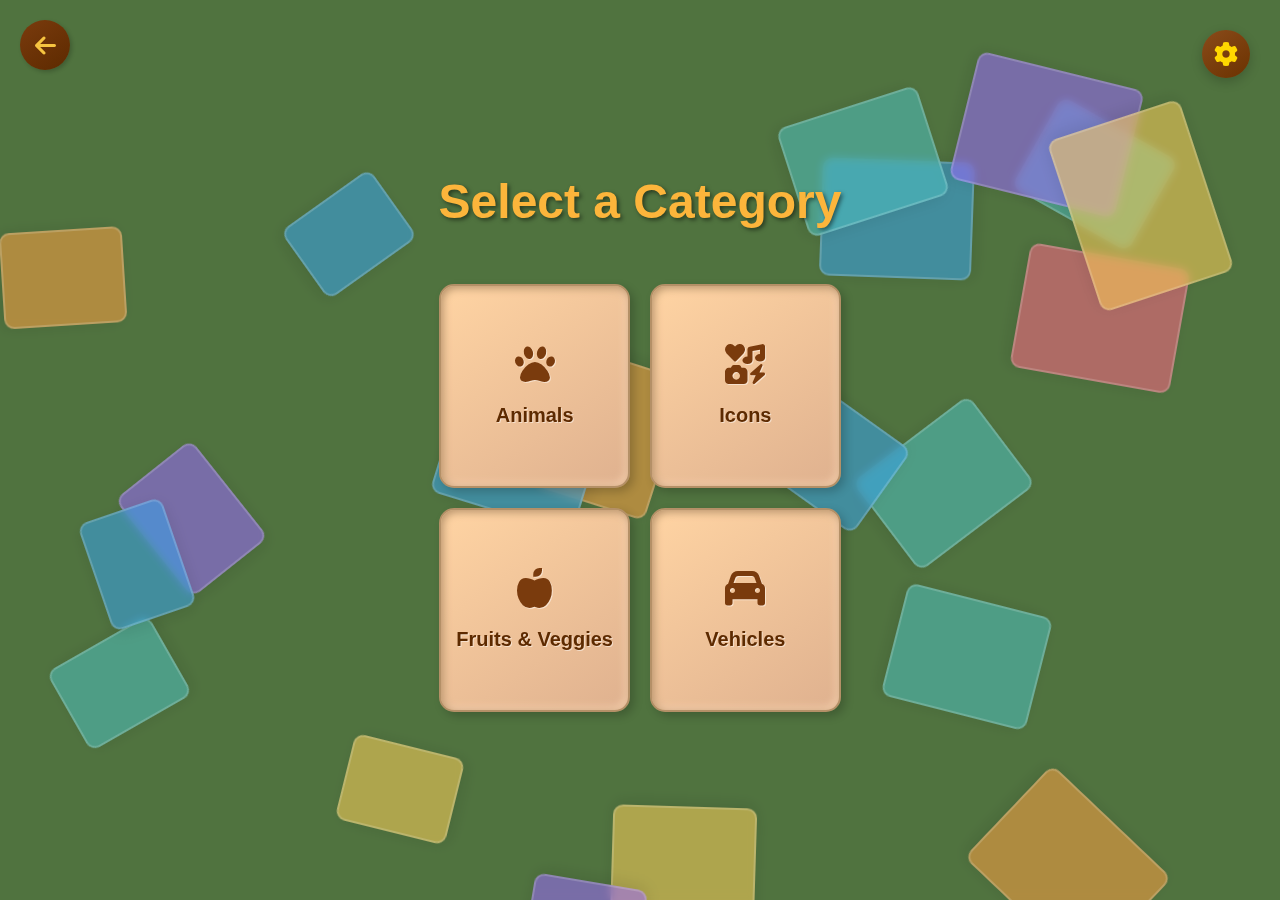
<file: Memo_Game/quick_game.html>
<!DOCTYPE html>
<html lang="en">
<head>
  <meta charset="UTF-8">
  <meta name="viewport" content="width=device-width, initial-scale=1.0">
  <title>Memory Game - Select Grid Size</title>
  <link rel="stylesheet" href="https://cdnjs.cloudflare.com/ajax/libs/font-awesome/6.0.0-beta3/css/all.min.css">
  <link rel="stylesheet" href="style.css">
  <style>
    .floating-cards {
      position: fixed;
      top: 0;
      left: 0;
      width: 100%;
      height: 100%;
      overflow: hidden;
      z-index: -1;
      pointer-events: none;
      gap: 50px;
    }
    
    .floating-card {
      position: absolute;
      width: 100px;
      height: 120px;
      background: rgba(255, 255, 255, 0.1);
      border: 2px solid rgba(255, 255, 255, 0.2);
      border-radius: 10px;
      backdrop-filter: blur(5px);
      box-shadow: 0 4px 15px rgba(0, 0, 0, 0.1);
      opacity: 0.9;
      animation: float 15s infinite ease-in-out;
    }
    
    @keyframes float {
      0%, 100% { transform: translateY(0) rotate(0deg); }
      50% { transform: translateY(-50px) rotate(5deg); }
    }
    body {
      background: #50733f; /* Dark green background */
      min-height: 100vh;
      margin: 0;
      padding: 0;
      font-family: 'Comic Sans MS', cursive, sans-serif;
      display: flex;
      flex-direction: column;
      align-items: center;
      justify-content: center;
      color: #FCB53B; /* Dark brown text */
    }

    .back-button {
      position: absolute;
      top: 20px;
      left: 20px;
      background: linear-gradient(145deg, #7a3b0d, #5d2a00);
      border: none;
      color: #f6c440;
      width: 50px;
      height: 50px;
      border-radius: 50%;
      font-size: 24px;
      cursor: pointer;
      display: flex;
      align-items: center;
      justify-content: center;
      transition: all 0.3s;
      box-shadow: 2px 2px 4px rgba(0,0,0,0.2);
    }

    .back-button:hover {
      background: rgba(255,255,255,0.3);
      transform: scale(1.1);
    }

    h1 {
      font-size: 48px;
      margin-bottom: 40px;
      text-shadow: 2px 2px 4px rgba(0,0,0,0.5);
    }

    .game-options {
      display: grid;
      grid-template-columns: repeat(2, 1fr);
      gap: 20px;
      max-width: 600px;
      margin: 0 auto;
      padding: 15px;
    }

    .game-option {
      background: linear-gradient(145deg, #ffd4a3, #dfb18f);
      border-radius: 15px;
      padding: 25px 15px;
      text-align: center;
      cursor: pointer;
      transition: all 0.3s ease;
      border: 2px solid #b49067;
      min-height: 150px;
      display: flex;
      flex-direction: column;
      align-items: center;
      justify-content: center;
      box-shadow: 
        inset 2px 2px 8px #b49067,
        inset -2px -2px 8px #ffd9b9,
        4px 4px 10px rgba(0,0,0,0.2);
      user-select: none;
      -webkit-tap-highlight-color: transparent;
    }

    .game-option:hover {
      transform: translateY(-3px);
      background: rgba(255, 255, 255, 0.2);
      box-shadow: 0 6px 15px rgba(0, 0, 0, 0.25);
      border-color: rgba(255, 255, 255, 0.4);
    }

    .game-option:active {
      transform: translateY(1px);
      box-shadow: 0 2px 8px rgba(0, 0, 0, 0.15);
    }

    .game-option i {
      font-size: 40px;
      margin-bottom: 12px;
      display: block;
      color: #7a3b0d;
      text-shadow: 1px 1px 0 rgba(255,255,255,0.5);
    }

    .game-option h2 {
      margin: 8px 0 0;
      font-size: 20px;
      font-weight: 600;
      color: #5d2a00;
      text-shadow: 1px 1px 0 rgba(255,255,255,0.5);
    }

    @media (max-width: 600px) {
      .game-options {
        grid-template-columns: 1fr;
        max-width: 300px;
        gap: 15px;
      }
      
      h1 {
        font-size: 32px;
        margin-bottom: 30px;
      }

      .game-option {
        padding: 20px 15px;
        min-height: 130px;
      }

      .game-option i {
        font-size: 36px;
      }

      .game-option h2 {
        font-size: 18px;
      }
    }
  </style>
</head>
<body>
  <!-- Settings Button and Panel -->
  <div class="bottom-right">
    <button class="settings-icon" id="settingsButton">
      <i class="fas fa-cog"></i>
    </button>
    <div class="settings-panel">
      <div class="settings-header">
        <h3>Game Settings</h3>
        <button class="close-settings">&times;</button>
      </div>
      <div class="settings-content">
        <div class="setting-option">
          <span class="setting-label">Music</span>
          <label class="switch">
            <input type="checkbox" id="music-toggle" checked>
            <span class="slider"></span>
          </label>
        </div>
        <div class="setting-option">
          <span class="setting-label">Sound FX</span>
          <label class="switch">
            <input type="checkbox" id="sound-toggle" checked>
            <span class="slider"></span>
          </label>
        </div>
        <div class="setting-option">
          <span class="setting-label">Language</span>
          <select id="language" class="language-select">
            <option value="en">English</option>
            <option value="es">Español</option>
            <option value="fr">Français</option>
          </select>
        </div>
      </div>
    </div>
  </div>
  
  <script src="floating-cards.js"></script>
  <script src="settings.js"></script>
  <script>
    document.addEventListener('DOMContentLoaded', function() {
      const gameOptions = document.querySelectorAll('.game-option');
      const backButton = document.getElementById('backButton');
      const saved = JSON.parse(localStorage.getItem('gameSettings') || '{}');
      const soundOn = saved.sound !== false;
      const flipSound = new Audio('./sounds/flip-sound.mp3');
      
      // Handle game option clicks
      gameOptions.forEach(option => {
        option.addEventListener('click', function() {
          playnavigationSound();
        });
      });
      
      // Handle back button click
      if (backButton) {
        backButton.addEventListener('click', function() {
          playnavigationSound();
          // Small delay to allow sound to play before navigation
          setTimeout(() => {
            window.location.href = 'index.html';
          }, 200);
        });
      }
      
      function playButtonSound() {
        if (typeof buttonSound !== 'undefined' && soundOn) {
          try {
            buttonSound.currentTime = 0;
            buttonSound.volume = 0.5;
            buttonSound.play();
          } catch (e) {}
        }
      }
      function playnavigationSound() {
        if (typeof flipSound !== 'undefined' && soundOn) {
          try {
            flipSound.currentTime = 0;
            flipSound.volume = 0.5;
            flipSound.play();
          } catch (e) {}
        }
      }
    });
  </script>
  
  <button class="back-button" id="backButton">
    <i class="fas fa-arrow-left"></i>
  </button>

   <h1>Select a Category</h1>

 <div class="game-options">
    <a href="gridselection.html?category=animals" class="game-option">
      <i class="fas fa-paw"></i>
      <h2>Animals</h2>
    </a>
    <a href="gridselection.html?category=icons" class="game-option">
      <i class="fas fa-icons"></i>
      <h2>Icons</h2>
    </a>
    <a href="gridselection.html?category=fruits" class="game-option">
      <i class="fas fa-apple-alt"></i>
      <h2>Fruits & Veggies</h2>
    </a>
    <a href="gridselection.html?category=vehicles" class="game-option">
      <i class="fas fa-car"></i>
      <h2>Vehicles</h2>
    </a>
  </div>


    </div>



  <style>
    .game-options {
      display: grid;
      grid-template-columns: repeat(2, 1fr);
      gap: 20px;
      max-width: 600px;
      margin: 0 auto;
      padding: 15px;
    }

    .game-option {
      background: linear-gradient(145deg, #ffd4a3, #dfb18f);
      border-radius: 15px;
      padding: 25px 15px;
      text-align: center;
      cursor: pointer;
      transition: all 0.3s ease;
      border: 2px solid #b49067;
      min-height: 150px;
      display: flex;
      flex-direction: column;
      align-items: center;
      justify-content: center;
      box-shadow: 
        inset 2px 2px 8px #b49067,
        inset -2px -2px 8px #ffd9b9,
        4px 4px 10px rgba(0,0,0,0.2);
      text-decoration: none;
      color: inherit;
    }

    .game-option:hover {
      transform: translateY(-3px);
      background: rgba(255, 255, 255, 0.2);
      box-shadow: 0 6px 15px rgba(0, 0, 0, 0.25);
      border-color: rgba(255, 255, 255, 0.4);
    }

    .game-option:active {
      transform: translateY(1px);
      box-shadow: 0 2px 8px rgba(0, 0, 0, 0.15);
    }

    .game-option i {
      font-size: 40px;
      margin-bottom: 12px;
      display: block;
      color: #7a3b0d;
      text-shadow: 1px 1px 0 rgba(255,255,255,0.5);
    }

    .game-option h2 {
      margin: 8px 0 0;
      font-size: 20px;
      font-weight: 600;
      color: #5d2a00;
      text-shadow: 1px 1px 0 rgba(255,255,255,0.5);
    }

    @media (max-width: 600px) {
      .game-options {
        grid-template-columns: 1fr;
        max-width: 300px;
        gap: 15px;
      }
      
      h1 {
        font-size: 32px;
        margin-bottom: 30px;
      }

      .game-option {
        padding: 20px 15px;
        min-height: 130px;
      }

      .game-option i {
        font-size: 36px;
      }

      .game-option h2 {
        font-size: 18px;
      }
    }
  </style>
</body>
</html>
</file>
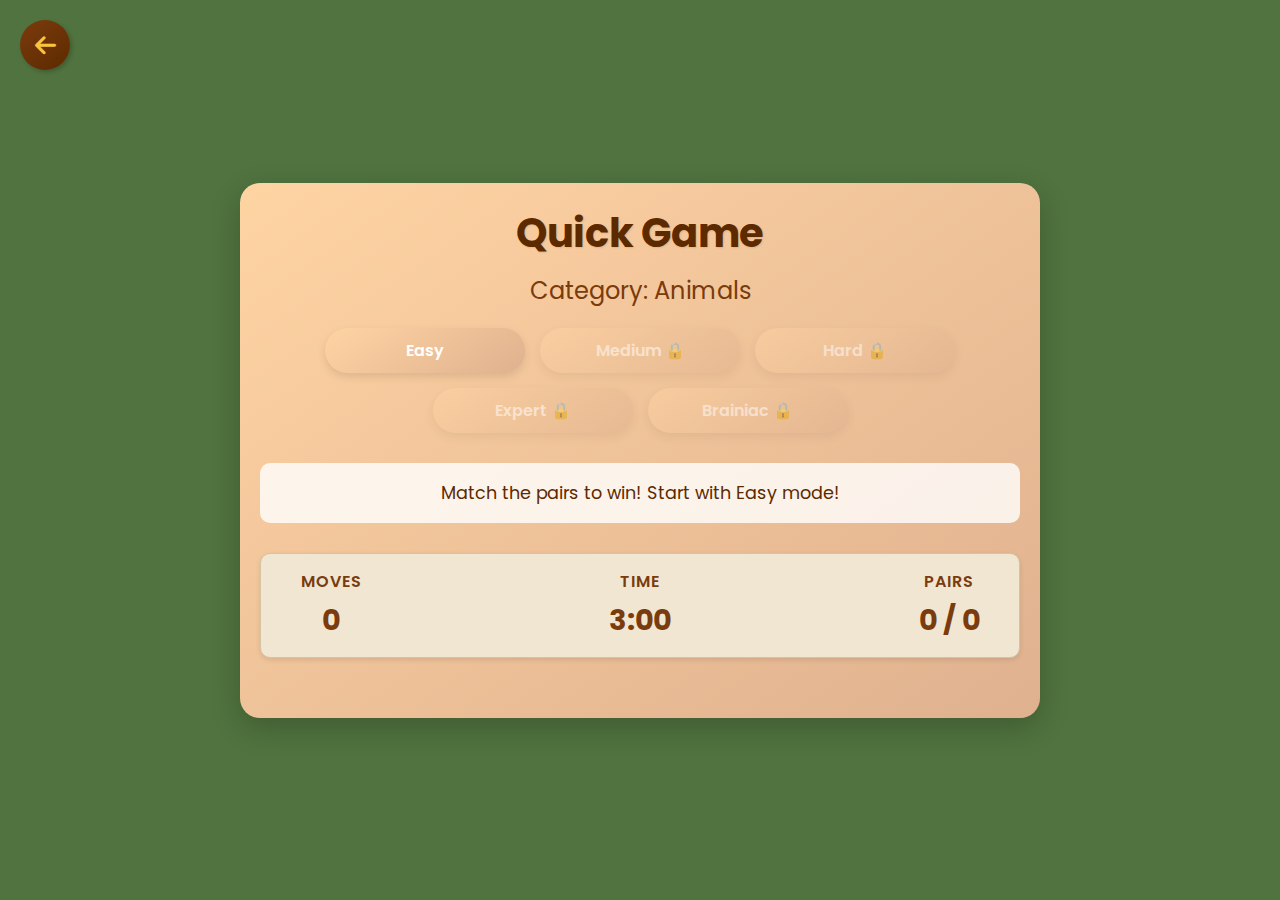
<file: Memo_Game/quick_game_play.html>
<!DOCTYPE html>
    <html lang="en">
    <head>
    <meta charset="UTF-8">
    <meta name="viewport" content="width=device-width, initial-scale=1.0">
    <title>Quick Game - Memory Challenge</title>
    <link rel="stylesheet" href="https://cdnjs.cloudflare.com/ajax/libs/font-awesome/6.5.0/css/all.min.css">
    <link rel="stylesheet" href="style.css">
    <style>
    @import url('https://fonts.googleapis.com/css2?family=Poppins:wght@300;400;500;600;700&display=swap');

    * {
    margin: 0;
    padding: 0;
    box-sizing: border-box;
    font-family: 'Poppins', -apple-system, BlinkMacSystemFont, 'Segoe UI', Roboto, sans-serif;
    }

    body {
    background-color: #50733f;
    min-height: 100vh;
    padding: 20px;
    color: #5d2a00;
    position: relative;
    }

    .back-button {
    position: absolute;
    top: 20px;
    left: 20px;
    background: linear-gradient(145deg, #7a3b0d, #5d2a00);
    border: none;
    color: #f6c440;
    width: 50px;
    height: 50px;
    border-radius: 50%;
    font-size: 24px;
    cursor: pointer;
    display: flex;
    align-items: center;
    justify-content: center;
    transition: all 0.3s;
    box-shadow: 2px 2px 4px rgba(0,0,0,0.2);
    z-index: 100;
    }

    .back-button:hover {
    transform: scale(1.1);
    background: rgba(255,255,255,0.3);
    }

    .game-container {
    max-width: 800px;
    margin: 0 auto;
    padding: 20px;
    background: linear-gradient(145deg, #ffd4a3, #dfb18f);
    border-radius: 20px;
    box-shadow: 0 10px 30px rgba(0,0,0,0.2);
    }

    .game-header {
    text-align: center;
    margin-bottom: 30px;
    }

    .game-title {
    font-size: 2.5rem;
    color: #5d2a00;
    margin-bottom: 10px;
    text-shadow: 1px 1px 2px rgba(0,0,0,0.1);
    }

    .category-display {
    font-size: 1.5rem;
    color: #7a3b0d;
    margin-bottom: 20px;
    }

    .difficulty-levels {
    display: flex;
    justify-content: center;
    gap: 15px;
    margin-bottom: 30px;
    flex-wrap: wrap;
    }

    .difficulty-btn {
        padding: 10px 20px;
        border: none;
        border-radius: 25px;
        font-size: 1rem;
        font-weight: 600;
        cursor: pointer;
        transition: all 0.3s;
        box-shadow: 0 4px 8px rgba(0,0,0,0.1);
        position: relative;
        overflow: visible;
        z-index: 1;
    }
    
    .difficulty-btn.active {
        transform: translateY(-3px);
        box-shadow: 0 6px 12px rgba(0,0,0,0.2);
        border: 2px solid #fff;
        z-index: 2;
    }
    
    .difficulty-btn.active::after {
        content: '✓';
        position: absolute;
        top: -8px;
        right: -8px;
        background: #4CAF50;
        color: white;
        width: 20px;
        height: 20px;
        border-radius: 50%;
        display: flex;
        align-items: center;
        justify-content: center;
        font-size: 12px;
        box-shadow: 0 2px 5px rgba(0,0,0,0.2);
        z-index: 3;
    }
    
    .difficulty-btn:disabled {
        opacity: 0.5;
        cursor: not-allowed;
        position: relative;
    }
    
    .difficulty-btn:disabled.active {
        opacity: 1;
    }


    .difficulty-btn.easy { background-color: #4CAF50; color: white; }
    .difficulty-btn.medium { background-color: #FFC107; color:white; }
    .difficulty-btn.hard { background-color: #FF5722; color: white; }
    .difficulty-btn.expert { background-color: #9C27B0; color: white; }
    .difficulty-btn.brainiac { background-color: #673AB7; color: white; }

    .difficulty-btn:hover {
    transform: translateY(-3px);
    box-shadow: 0 6px 12px rgba(0,0,0,0.15);
    }

    .difficulty-btn:active {
    transform: translateY(1px);
    }

    .hint-display {
    background: rgba(255, 255, 255, 0.8);
    padding: 15px;
    border-radius: 10px;
    margin: 20px 0;
    font-size: 1.1rem;
    min-height: 60px;
    display: flex;
    align-items: center;
    justify-content: center;
    text-align: center;
    }

    .game-board {
    display: grid;
    grid-template-columns: repeat(4, 1fr);
    gap: 15px;
    margin: 20px 0;
    }

    .card {
      aspect-ratio: 1;
      background: linear-gradient(145deg, #7a3b0d, #5d2a00);
      border-radius: 10px;
      display: flex;
      align-items: center;
      justify-content: center;
      cursor: pointer;
      transition: all 0.3s;
      transform-style: preserve-3d;
      position: relative;
      box-shadow: 0 4px 8px rgba(0,0,0,0.1);
      perspective: 1000px;
    }
    
    .card-content {
      width: 100%;
      height: 100%;
      display: flex;
      align-items: center;
      justify-content: center;
      backface-visibility: hidden;
    }
    
    .card i {
      font-size: 2.5rem;
      color: white;
      transition: all 0.3s;
    }
    
    .card.flipped {
      transform: rotateY(180deg);
      background: white;
    }
    
    .card.flipped i {
      color: #5d2a00;
    }
    
    .card.matched {
      transform: rotateY(180deg);
      background: #4CAF50;
      pointer-events: none;
    }

    .card.flipped {
    transform: rotateY(180deg);
    background: white;
    }

    .card.matched {
    transform: rotateY(180deg);
    background: #4CAF50;
    pointer-events: none;
    }

    .card i {
    font-size: 2rem;
    color: white;
    transition: all 0.3s;
    }

    .card.flipped i {
    color: #5d2a00;
    }

    .game-stats {
        display: flex;
        justify-content: space-between;
        background: #f0e6d2;
        padding: 15px 30px;
        border-radius: 10px;
        margin: 15px 0;
        box-shadow: 0 2px 5px rgba(0,0,0,0.1);
        border: 1px solid #d4c4a3;
    }

    .stat {
    text-align: center;
    }

    .stat-value {
        font-size: 1.8rem;
        font-weight: 700;
        color: #7a3b0d;
        min-width: 80px;
        display: inline-block;
        text-align: center;
    }
    
    /* Instructions Modal */
    .instructions-modal {
        display: none;
        position: fixed;
        top: 0;
        left: 0;
        width: 100%;
        height: 100%;
        background-color: rgba(0, 0, 0, 0.8);
        z-index: 1000;
        justify-content: center;
        align-items: center;
    }
    
    .instructions-content {
        background: linear-gradient(145deg, #fff9e6, #ffe6cc);
        padding: 30px;
        border-radius: 15px;
        max-width: 500px;
        max-height: 80vh;
        overflow-y: auto;
        box-shadow: 0 10px 30px rgba(0, 0, 0, 0.3);
        text-align: center;
        position: relative;
    }
    
    .instructions-content h2 {
        color: #7a3b0d;
        margin-bottom: 20px;
        font-size: 2rem;
        text-transform: capitalize;
    }
    
    .instructions-content p {
        color: #5d2a00;
        margin-bottom: 25px;
        line-height: 1.6;
        text-align: left;
    }
    
    .start-game-btn {
        background: linear-gradient(145deg, #7a3b0d, #5d2a00);
        color: #f6c440;
        border: none;
        padding: 12px 30px;
        border-radius: 30px;
        font-size: 1.1rem;
        font-weight: 600;
        cursor: pointer;
        transition: all 0.3s;
        margin-top: 10px;
    }
    
    .start-game-btn:hover {
        transform: translateY(-2px);
        box-shadow: 0 5px 15px rgba(0, 0, 0, 0.2);
    }

    .stat-label {
        font-size: 1rem;
        color: #7a3b0d;
        font-weight: 600;
        margin-bottom: 5px;
        text-transform: uppercase;
        letter-spacing: 1px;
    }

    @media (max-width: 768px) {
    .game-board {
    grid-template-columns: repeat(3, 1fr);
    }

    .difficulty-btn {
        padding: 10px 20px;
        margin: 5px;
        border: none;
        border-radius: 20px;
        font-size: 1rem;
        font-weight: 600;
        cursor: pointer;
        transition: all 0.3s;
        position: relative;
        overflow: hidden;
    }
    
    .difficulty-btn.active {
        transform: translateY(-3px);
        box-shadow: 0 5px 15px rgba(0,0,0,0.2);
        border: 2px solid #fff;
    }
    
    .difficulty-btn.active::after {
        content: '✓';
        position: absolute;
        top: -8px;
        right: -8px;
        background: #4CAF50;
        color: white;
        width: 20px;
        height: 20px;
        border-radius: 50%;
        display: flex;
        align-items: center;
        justify-content: center;
        font-size: 12px;
        box-shadow: 0 2px 5px rgba(0,0,0,0.2);
    }

    .game-title {
    font-size: 2rem;
    }

    .category-display {
    font-size: 1.2rem;
    }
    }

    @media (max-width: 480px) {
    .game-board {
    grid-template-columns: repeat(2, 1fr);
    }

    .difficulty-levels {
    flex-direction: column;
    align-items: center;
    }

    .difficulty-btn {
    width: 80%;
    margin-bottom: 10px;
    }
    }
    </style>
    </head>
    <body>
    <button class="back-button" id="backButton">
    <i class="fas fa-arrow-left"></i>
    </button>

    <div class="game-container">
    <div class="game-header">
    <h1 class="game-title">Quick Game</h1>
    <div class="category-display" id="categoryDisplay">Category: </div>

    <div class="difficulty-levels">
    <button class="difficulty-btn easy" data-difficulty="easy" title="">Easy</button>
    <button class="difficulty-btn medium" data-difficulty="medium" title="Complete Easy to unlock" disabled>Medium</button>
    <button class="difficulty-btn hard" data-difficulty="hard" title="Complete Medium to unlock" disabled>Hard</button>
    <button class="difficulty-btn expert" data-difficulty="expert" title="Complete Hard to unlock" disabled>Expert</button>
    <button class="difficulty-btn brainiac" data-difficulty="brainiac" title="Complete Expert to unlock" disabled>Brainiac</button>
    </div>

    <div class="hint-display" id="hintDisplay">
        Match the pairs to win! Start with Easy mode!
    </div>
    </div>

    <div class="game-stats">
    <div class="stat">
    <div class="stat-label">Moves</div>
    <div class="stat-value" id="moves">0</div>
    </div>
    <div class="stat">
    <div class="stat-label">Time</div>
    <div class="stat-value" id="timer">0:00</div>
    </div>
    <div class="stat">
    <div class="stat-label">Pairs</div>
    <div class="stat-value" id="pairs">0/0</div>
    </div>
    </div>

    <div class="game-board" id="gameBoard">
    <!-- Cards will be generated here by JavaScript -->
    </div>
    </div>

    <script>
    // Game data
    const categories = {
    fruits: {
      name: 'Fruits',
      pairs: [
        { word: 'Apple', icon: 'apple-alt' },
        { word: 'Banana', icon: 'banana' },
        { word: 'Orange', icon: 'orange' },
        { word: 'Strawberry', icon: 'strawberry' },
        { word: 'Grapes', icon: 'grapes' },
        { word: 'Watermelon', icon: 'watermelon' },
        { word: 'Pineapple', icon: 'pineapple' },
        { word: 'Mango', icon: 'mango' },
        { word: 'Peach', icon: 'peach' },
        { word: 'Pear', icon: 'pear' },
        { word: 'Cherry', icon: 'cherry' },
        { word: 'Lemon', icon: 'lemon' },
        { word: 'Coconut', icon: 'coconut' },
        { word: 'Kiwi', icon: 'kiwi' },
        { word: 'Avocado', icon: 'avocado' },
        { word: 'Blueberry', icon: 'blueberry' },
        { word: 'Raspberry', icon: 'raspberry' },
        { word: 'Blackberry', icon: 'blackberry' },
        { word: 'Pomegranate', icon: 'pomegranate' },
        { word: 'Apricot', icon: 'apricot' },
        { word: 'Plum', icon: 'plum' },
        { word: 'Fig', icon: 'fig' },
        { word: 'Guava', icon: 'guava' },
        { word: 'Papaya', icon: 'papaya' },
        { word: 'Lime', icon: 'lime' },
        { word: 'Melon', icon: 'melon' },
        { word: 'Tangerine', icon: 'tangerine' },
        { word: 'Nectarine', icon: 'nectarine' },
        { word: 'Clementine', icon: 'clementine' },
        { word: 'Grapefruit', icon: 'grapefruit' },
        { word: 'Passion Fruit', icon: 'passion-fruit' },
        { word: 'Dragon Fruit', icon: 'dragon-fruit' },
        { word: 'Star Fruit', icon: 'star-fruit' },
        { word: 'Persimmon', icon: 'persimmon' },
        { word: 'Lychee', icon: 'lychee' },
        { word: 'Rambutan', icon: 'rambutan' },
        { word: 'Mangosteen', icon: 'mangosteen' },
        { word: 'Jackfruit', icon: 'jackfruit' },
        { word: 'Durian', icon: 'durian' },
        { word: 'Breadfruit', icon: 'breadfruit' },
        { word: 'Soursop', icon: 'soursop' },
        { word: 'Acerola', icon: 'acerola' },
        { word: 'Ackee', icon: 'ackee' },
        { word: 'Cranberry', icon: 'cranberry' },
        { word: 'Elderberry', icon: 'elderberry' },
        { word: 'Gooseberry', icon: 'gooseberry' },
        { word: 'Huckleberry', icon: 'huckleberry' },
        { word: 'Lingonberry', icon: 'lingonberry' },
        { word: 'Mulberry', icon: 'mulberry' },
        { word: 'Olive', icon: 'olive' },
        { word: 'Plantain', icon: 'plantain' }
      ]
    },
    countries: {
      name: 'Countries',
      pairs: [
        { word: 'Afghanistan', icon: 'globe-asia' },
        { word: 'Albania', icon: 'globe-europe' },
        { word: 'Algeria', icon: 'globe-africa' },
        { word: 'Andorra', icon: 'globe-europe' },
        { word: 'Angola', icon: 'globe-africa' },
        { word: 'Argentina', icon: 'globe-americas' },
        { word: 'Armenia', icon: 'globe-asia' },
        { word: 'Australia', icon: 'globe-oceania' },
        { word: 'Austria', icon: 'globe-europe' },
        { word: 'Azerbaijan', icon: 'globe-asia' },
        { word: 'Bahamas', icon: 'umbrella-beach' },
        { word: 'Bahrain', icon: 'globe-asia' },
        { word: 'Bangladesh', icon: 'globe-asia' },
        { word: 'Barbados', icon: 'umbrella-beach' },
        { word: 'Belarus', icon: 'globe-europe' },
        { word: 'Belgium', icon: 'globe-europe' },
        { word: 'Belize', icon: 'globe-americas' },
        { word: 'Benin', icon: 'globe-africa' },
        { word: 'Bhutan', icon: 'globe-asia' },
        { word: 'Bolivia', icon: 'globe-americas' },
        { word: 'Botswana', icon: 'globe-africa' },
        { word: 'Brazil', icon: 'globe-americas' },
        { word: 'Brunei', icon: 'globe-asia' },
        { word: 'Bulgaria', icon: 'globe-europe' },
        { word: 'Burkina Faso', icon: 'globe-africa' },
        { word: 'Burundi', icon: 'globe-africa' },
        { word: 'Cambodia', icon: 'globe-asia' },
        { word: 'Cameroon', icon: 'globe-africa' },
        { word: 'Canada', icon: 'globe-americas' },
        { word: 'Chile', icon: 'globe-americas' },
        { word: 'China', icon: 'globe-asia' },
        { word: 'Colombia', icon: 'globe-americas' },
        { word: 'Costa Rica', icon: 'globe-americas' },
        { word: 'Croatia', icon: 'globe-europe' },
        { word: 'Cuba', icon: 'umbrella-beach' },
        { word: 'Cyprus', icon: 'globe-europe' },
        { word: 'Denmark', icon: 'globe-europe' },
        { word: 'Ecuador', icon: 'globe-americas' },
        { word: 'Egypt', icon: 'globe-africa' },
        { word: 'Estonia', icon: 'globe-europe' },
        { word: 'Ethiopia', icon: 'globe-africa' },
        { word: 'Fiji', icon: 'umbrella-beach' },
        { word: 'Finland', icon: 'globe-europe' },
        { word: 'France', icon: 'globe-europe' },
        { word: 'Gabon', icon: 'globe-africa' },
        { word: 'Gambia', icon: 'globe-africa' },
        { word: 'Georgia', icon: 'globe-asia' },
        { word: 'Germany', icon: 'globe-europe' },
        { word: 'Ghana', icon: 'globe-africa' },
        { word: 'Greece', icon: 'globe-europe' },
        { word: 'Grenada', icon: 'umbrella-beach' },
        { word: 'Guatemala', icon: 'globe-americas' },
        { word: 'Guinea', icon: 'globe-africa' },
        { word: 'Guyana', icon: 'globe-americas' },
        { word: 'Haiti', icon: 'umbrella-beach' },
        { word: 'Honduras', icon: 'globe-americas' },
        { word: 'Hungary', icon: 'globe-europe' },
        { word: 'Iceland', icon: 'snowflake' },
        { word: 'India', icon: 'globe-asia' },
        { word: 'Indonesia', icon: 'globe-asia' },
        { word: 'Iran', icon: 'globe-asia' },
        { word: 'Iraq', icon: 'globe-asia' },
        { word: 'Ireland', icon: 'globe-europe' },
        { word: 'Israel', icon: 'globe-asia' },
        { word: 'Italy', icon: 'globe-europe' },
        { word: 'Jamaica', icon: 'umbrella-beach' },
        { word: 'Japan', icon: 'globe-asia' },
        { word: 'Jordan', icon: 'globe-asia' },
        { word: 'Kazakhstan', icon: 'globe-asia' },
        { word: 'Kenya', icon: 'globe-africa' },
        { word: 'Kiribati', icon: 'umbrella-beach' },
        { word: 'Kuwait', icon: 'globe-asia' },
        { word: 'Laos', icon: 'globe-asia' },
        { word: 'Latvia', icon: 'globe-europe' },
        { word: 'Lebanon', icon: 'globe-asia' },
        { word: 'Lesotho', icon: 'globe-africa' },
        { word: 'Liberia', icon: 'globe-africa' },
        { word: 'Libya', icon: 'globe-africa' },
        { word: 'Liechtenstein', icon: 'globe-europe' },
        { word: 'Lithuania', icon: 'globe-europe' },
        { word: 'Luxembourg', icon: 'globe-europe' },
        { word: 'Madagascar', icon: 'globe-africa' },
        { word: 'Malawi', icon: 'globe-africa' },
        { word: 'Malaysia', icon: 'globe-asia' },
        { word: 'Maldives', icon: 'umbrella-beach' },
        { word: 'Mali', icon: 'globe-africa' },
        { word: 'Malta', icon: 'globe-europe' },
        { word: 'Mauritania', icon: 'globe-africa' },
        { word: 'Mauritius', icon: 'umbrella-beach' },
        { word: 'Mexico', icon: 'globe-americas' },
        { word: 'Monaco', icon: 'globe-europe' },
        { word: 'Mongolia', icon: 'globe-asia' },
        { word: 'Montenegro', icon: 'globe-europe' },
        { word: 'Morocco', icon: 'globe-africa' },
        { word: 'Mozambique', icon: 'globe-africa' },
        { word: 'Myanmar', icon: 'globe-asia' },
        { word: 'Namibia', icon: 'globe-africa' },
        { word: 'Nauru', icon: 'umbrella-beach' },
        { word: 'Nepal', icon: 'mountain' },
        { word: 'Netherlands', icon: 'globe-europe' },
        { word: 'New Zealand', icon: 'globe-oceania' },
        { word: 'Nicaragua', icon: 'globe-americas' },
        { word: 'Niger', icon: 'globe-africa' },
        { word: 'Nigeria', icon: 'globe-africa' },
        { word: 'North Korea', icon: 'globe-asia' },
        { word: 'Norway', icon: 'snowflake' },
        { word: 'Oman', icon: 'globe-asia' },
        { word: 'Pakistan', icon: 'globe-asia' },
        { word: 'Palau', icon: 'umbrella-beach' },
        { word: 'Panama', icon: 'globe-americas' },
        { word: 'Paraguay', icon: 'globe-americas' },
        { word: 'Peru', icon: 'globe-americas' },
        { word: 'Philippines', icon: 'umbrella-beach' },
        { word: 'Poland', icon: 'globe-europe' },
        { word: 'Portugal', icon: 'globe-europe' },
        { word: 'Qatar', icon: 'globe-asia' },
        { word: 'Romania', icon: 'globe-europe' },
        { word: 'Russia', icon: 'globe-europe' },
        { word: 'Rwanda', icon: 'globe-africa' },
        { word: 'Samoa', icon: 'umbrella-beach' },
        { word: 'Saudi Arabia', icon: 'globe-asia' },
        { word: 'Senegal', icon: 'globe-africa' },
        { word: 'Serbia', icon: 'globe-europe' },
        { word: 'Seychelles', icon: 'umbrella-beach' },
        { word: 'Singapore', icon: 'globe-asia' },
        { word: 'Slovakia', icon: 'globe-europe' },
        { word: 'Slovenia', icon: 'globe-europe' },
        { word: 'Somalia', icon: 'globe-africa' },
        { word: 'South Africa', icon: 'globe-africa' },
        { word: 'South Korea', icon: 'globe-asia' },
        { word: 'Spain', icon: 'globe-europe' },
        { word: 'Sri Lanka', icon: 'umbrella-beach' },
        { word: 'Sudan', icon: 'globe-africa' },
        { word: 'Sweden', icon: 'globe-europe' },
        { word: 'Switzerland', icon: 'mountain' },
        { word: 'Syria', icon: 'globe-asia' },
        { word: 'Taiwan', icon: 'globe-asia' },
        { word: 'Tajikistan', icon: 'globe-asia' },
        { word: 'Tanzania', icon: 'globe-africa' },
        { word: 'Thailand', icon: 'globe-asia' },
        { word: 'Togo', icon: 'globe-africa' },
        { word: 'Tonga', icon: 'umbrella-beach' },
        { word: 'Tunisia', icon: 'globe-africa' },
        { word: 'Turkey', icon: 'globe-asia' },
        { word: 'Turkmenistan', icon: 'globe-asia' },
        { word: 'Tuvalu', icon: 'umbrella-beach' },
        { word: 'Uganda', icon: 'globe-africa' },
        { word: 'Ukraine', icon: 'globe-europe' },
        { word: 'UAE', icon: 'globe-asia' },
        { word: 'UK', icon: 'globe-europe' },
        { word: 'USA', icon: 'globe-americas' },
        { word: 'Uruguay', icon: 'globe-americas' },
        { word: 'Uzbekistan', icon: 'globe-asia' },
        { word: 'Vanuatu', icon: 'umbrella-beach' },
        { word: 'Venezuela', icon: 'globe-americas' },
        { word: 'Vietnam', icon: 'globe-asia' },
        { word: 'Yemen', icon: 'globe-asia' },
        { word: 'Zambia', icon: 'globe-africa' },
        { word: 'Zimbabwe', icon: 'globe-africa' }
      ]
    },
    animals: {
      name: 'Animals',
      pairs: [
        // Base set (12 pairs)
        { word: 'Dog', icon: 'dog' },
        { word: 'Cat', icon: 'cat' },
        { word: 'Hippo', icon: 'hippo' },
        { word: 'Fish', icon: 'fish' },
        { word: 'Frog', icon: 'frog' },
        { word: 'Bird', icon: 'kiwi-bird' },
        { word: 'Otter', icon: 'otter' },
        { word: 'Dove', icon: 'dove' },
        { word: 'Horse', icon: 'horse' },
        { word: 'Spider', icon: 'spider' },
        { word: 'Dragon', icon: 'dragon' },
        { word: 'Feather', icon: 'feather-alt' },
        
        // Additional pairs for higher difficulties (8 more pairs)
        { word: 'Paw', icon: 'paw' },
        { word: 'Crow', icon: 'crow' },
        { word: 'Dragon', icon: 'dragon' },
        { word: 'Egg', icon: 'egg' },
        { word: 'Feather', icon: 'feather' },
        { word: 'Horse Head', icon: 'horse-head' },
        { word: 'Paw Claws', icon: 'paw-claws' },
        { word: 'Spider Web', icon: 'spider-web' },
        
        // Expert level additions (8 more pairs)
        { word: 'Bone', icon: 'bone' },
        { word: 'Frog', icon: 'frog' },
        { word: 'Hippo', icon: 'hippo' },
        { word: 'Horse', icon: 'horse' },
        { word: 'Otter', icon: 'otter' },
        { word: 'Paw', icon: 'paw' },
        { word: 'Spider', icon: 'spider' },
        { word: 'Dove', icon: 'dove' },
        
        // Brainiac level additions (8 more pairs)
        { word: 'Crow', icon: 'crow' },
        { word: 'Dragon', icon: 'dragon' },
        { word: 'Egg', icon: 'egg' },
        { word: 'Feather', icon: 'feather' },
        { word: 'Horse Head', icon: 'horse-head' },
        { word: 'Paw Claws', icon: 'paw-claws' },
        { word: 'Spider Web', icon: 'spider-web' },
        { word: 'Bone', icon: 'bone' }
      ]
    },
    icons: {
      name: 'Icons',
      pairs: [
        // Base set
        { word: 'Heart', icon: 'heart' },
        { word: 'Star', icon: 'star' },
        { word: 'Bell', icon: 'bell' },
        { word: 'Envelope', icon: 'envelope' },
        { word: 'Camera', icon: 'camera' },
        { word: 'Music', icon: 'music' },
        { word: 'Gift', icon: 'gift' },
        { word: 'Key', icon: 'key' },
        { word: 'Home', icon: 'home' },
        { word: 'Flag', icon: 'flag' },
        { word: 'Bookmark', icon: 'bookmark' },
        { word: 'Cloud', icon: 'cloud' }
      ]
    },
    fruits: {
      name: 'Fruits and Vegetables',
      pairs: [
        { word: 'Apple', icon: 'apple-alt' },
        { word: 'Lemon', icon: 'lemon' },
        { word: 'Pepper', icon: 'pepper-hot' },
        { word: 'Carrot', icon: 'carrot' },
        { word: 'Orange', icon: 'apple-whole' },
        { word: 'Lime', icon: 'lemon' },
        { word: 'Chili', icon: 'pepper-hot' },
        { word: 'Carrot', icon: 'carrot' },
        { word: 'Pear', icon: 'apple-alt' },
        { word: 'Lime', icon: 'lemon' },
        { word: 'Jalapeño', icon: 'pepper-hot' },
        { word: 'Carrot', icon: 'carrot' }
      ]
    },
    vehicles: {
      name: 'Vehicles',
      pairs: [
        { word: 'Car', icon: 'car' },
        { word: 'Truck', icon: 'truck' },
        { word: 'Motorcycle', icon: 'motorcycle' },
        { word: 'Bicycle', icon: 'bicycle' },
        { word: 'Bus', icon: 'bus' },
        { word: 'Train', icon: 'train' },
        { word: 'Plane', icon: 'plane' },
        { word: 'Ship', icon: 'ship' },
        { word: 'Helicopter', icon: 'helicopter' },
        { word: 'Monster Truck', icon: 'truck-monster' },
        { word: 'Pickup Truck', icon: 'truck-pickup' },
        { word: 'Tram', icon: 'tram' }
      ]
    }
    };

    // Game state
    let gameState = {
        category: '',
        difficulty: '',
        cards: [],
        flippedCards: [],
        matchedPairs: 0,
        moves: 0,
        timer: 0,
        timeLeft: 180, // Default 3 minutes
        timeLimit: 180, // Default time limit in seconds
        timerInterval: null,
        canFlip: false,
        totalPairs: 0,
        unlockedDifficulties: ['easy'] // Start with easy unlocked
    };

    // Load unlocked difficulties from localStorage
    function loadUnlockedDifficulties() {
    const savedDifficulties = localStorage.getItem('unlockedDifficulties');
    if (savedDifficulties) {
        gameState.unlockedDifficulties = JSON.parse(savedDifficulties);
    }
    updateDifficultyButtons();
    }

    // Save unlocked difficulties to localStorage
    function saveUnlockedDifficulties() {
    localStorage.setItem('unlockedDifficulties', JSON.stringify(gameState.unlockedDifficulties));
    updateDifficultyButtons();
    }

    // Update difficulty buttons based on unlocked difficulties
    function updateDifficultyButtons() {
        const difficulties = ['easy', 'medium', 'hard', 'expert', 'brainiac'];
        const difficultyNames = {
            'easy': 'Easy',
            'medium': 'Medium',
            'hard': 'Hard',
            'expert': 'Expert',
            'brainiac': 'Brainiac'
        };
        
        difficulties.forEach(difficulty => {
            const button = document.querySelector(`.difficulty-btn.${difficulty}`);
            if (!button) return;
            
            if (gameState.unlockedDifficulties.includes(difficulty)) {
                button.disabled = false;
                button.title = `Play ${difficultyNames[difficulty]} Mode`;
                button.style.opacity = '1';
                button.style.cursor = 'pointer';
                button.innerHTML = difficultyNames[difficulty];
            } else {
                const prevDifficulty = difficulties[difficulties.indexOf(difficulty) - 1];
                const prevName = prevDifficulty ? difficultyNames[prevDifficulty] + ' Mode' : 'the first level';
                
                button.disabled = true;
                button.title = `Complete ${prevName} to unlock`;
                button.style.opacity = '0.5';
                button.style.cursor = 'not-allowed';
                button.innerHTML = `${difficultyNames[difficulty]} <span class="lock-icon">🔒</span>`;
            }
        });
    }

    // DOM elements
    const gameBoard = document.getElementById('gameBoard');
    const categoryDisplay = document.getElementById('categoryDisplay');
    const hintDisplay = document.getElementById('hintDisplay');
    const movesDisplay = document.getElementById('moves');
    const timerDisplay = document.getElementById('timer');
    const pairsDisplay = document.getElementById('pairs');
    const difficultyButtons = document.querySelectorAll('.difficulty-btn');
    const backButton = document.getElementById('backButton');

    // Initialize the game
    function initGame() {
        // Load unlocked difficulties
        loadUnlockedDifficulties();
        
        // Get category from URL
        const urlParams = new URLSearchParams(window.location.search);
        const category = urlParams.get('category') || 'animals';

        if (!categories[category]) {
            alert('Invalid category selected. Redirecting to Animals.');
            window.location.href = 'quick_game.html';
            return;
        }

        gameState.category = category;
        categoryDisplay.textContent = `Category: ${categories[category].name}`;

        // Add event listeners to difficulty buttons
        document.querySelectorAll('.difficulty-btn').forEach(button => {
            button.addEventListener('click', handleDifficultySelect);
            
            // Handle difficulty selection
            function handleDifficultySelect(e) {
                const difficulty = e.target.dataset.difficulty;
                
                // Only proceed if the difficulty is unlocked
                if (!gameState.unlockedDifficulties.includes(difficulty)) {
                    hintDisplay.textContent = `Complete the previous difficulty to unlock ${difficulty.charAt(0).toUpperCase() + difficulty.slice(1)} mode`;
                    return;
                }
                
                // Update active state for difficulty buttons
                document.querySelectorAll('.difficulty-btn').forEach(btn => {
                    btn.classList.remove('active');
                });
                e.target.classList.add('active');
                
                gameState.difficulty = difficulty;
                
                // Get category name in lowercase for display
            const categoryName = gameState.category || 'animals';
            const displayCategory = categoryName.charAt(0).toUpperCase() + categoryName.slice(1);
            
            // Update hint message based on difficulty and category
            const hints = {
                'easy': `Match the ${displayCategory} with their pairs! Start with Easy mode!`,
                'medium': `Can you match all ${displayCategory} in Medium mode? The clock is ticking!`,
                'hard': `Test your ${displayCategory} memory! How fast can you complete Hard mode?`,
                'expert': `Expert ${displayCategory} matching - only for the sharpest minds!`,
                'brainiac': `Think you know ${displayCategory}? Prove it in Brainiac mode!`
            };
            hintDisplay.textContent = hints[difficulty] || hints['easy'];
                
                // Set game parameters based on difficulty
                const gameParams = {
                    easy: {
                        pairs: 6,  // 6 pairs (12 cards)
                        timeLimit: 180, // 3 minutes
                        instructions: "Welcome to Easy mode! Your goal is to match all the cards as fast as you can. Don't worry about tricky patterns—just focus on remembering where each card is. You have a limited time, so work steadily and enjoy learning the game mechanics. Good luck!"
                    },
                    medium: {
                        pairs: 10,  // 10 pairs (20 cards)
                        timeLimit: 150, // 2.5 minutes
                        instructions: "Welcome to Medium mode! You'll need to be quick and observant to match all the cards in time. Pay attention to the details and try to remember where you've seen each card. The clock is ticking—can you beat it?"
                    },
                    hard: {
                        pairs: 14,  // 14 pairs (28 cards)
                        timeLimit: 120, // 2 minutes
                        instructions: "Hard mode is here! The board is bigger and the matches are trickier. You'll need sharp eyes and a good memory to match all the cards before time runs out. Stay focused and don't let the pressure get to you!"
                    },
                    expert: {
                        pairs: 18,  // 18 pairs (36 cards)
                        timeLimit: 90, // 1.5 minutes
                        instructions: "Expert mode isn't for the faint of heart! The cards are many, the patterns are tricky, and the time is limited. You'll need sharp observation, fast reflexes, and a strong memory to match all the cards. Only the fastest and smartest players will succeed here!"
                    },
                    brainiac: {
                        pairs: 24,  // 24 pairs (48 cards)
                        timeLimit: 60, // 1 minute
                        instructions: "Brainiac mode is the ultimate challenge! The board is huge, the time is tight, and the matches are extremely tricky. You'll need full concentration, strategy, and an excellent memory to succeed. Only true masters can finish this level. Are you ready to test your brain to the max?"
                    }
                }[difficulty];
                
                // Show instructions before starting the game
                showInstructions(difficulty, gameParams.instructions, () => {
                    // Set game parameters
                    const { pairs, timeLimit } = gameParams;
                    gameState.timeLimit = timeLimit;
                    gameState.totalPairs = pairs;
                    
                    // Update UI
                    document.querySelectorAll('.difficulty-btn').forEach(btn => btn.classList.remove('active'));
                    e.target.classList.add('active');
                    
                    // Start the game
                    startGame(pairs);
                });
                
                // Set time limit for the game
                gameState.timeLimit = timeLimit;
                
                gameState.totalPairs = pairs;
                
                // Update UI
                document.querySelectorAll('.difficulty-btn').forEach(btn => btn.classList.remove('active'));
                e.target.classList.add('active');
                
                // Start the game
                startGame(pairs);
            }
        });

        // Add event listener to back button
        document.getElementById('backButton').addEventListener('click', () => {
            window.location.href = 'index.html';
        });

        // Initialize stats display
        updateStats();
    }

    // Get difficulty-specific settings with enhanced card designs
    function getDifficultySettings(difficulty) {
        const settings = {
            easy: {
                cardBack: 'linear-gradient(145deg, #ffeb99, #ffcc80)',
                cardFront: '#fff3e0',
                border: '3px solid #ffb74d',
                fontSize: '1.5rem',
                flipSpeed: 1000,
                flipBackTime: 2000,
                gridColumns: 'repeat(4, 1fr)',
                emojiSize: '2.5rem',
                cardClass: 'card-easy',
                pattern: 'none',
                hoverEffect: 'scale(1.05)'
            },
            medium: {
                cardBack: 'linear-gradient(145deg, #80cbc4, #4db6ac)',
                cardFront: '#e0f2f1',
                border: '2px solid #4db6ac',
                fontSize: '1.3rem',
                flipSpeed: 800,
                flipBackTime: 1500,
                gridColumns: 'repeat(5, 1fr)',
                emojiSize: '2.2rem',
                cardClass: 'card-medium',
                pattern: 'diagonal-stripes',
                hoverEffect: 'rotate(2deg)'
            },
            hard: {
                cardBack: 'linear-gradient(145deg, #7986cb, #5c6bc0)',
                cardFront: '#e8eaf6',
                border: '1px solid #5c6bc0',
                fontSize: '1.1rem',
                flipSpeed: 600,
                flipBackTime: 1000,
                gridColumns: 'repeat(6, 1fr)',
                emojiSize: '2rem',
                cardClass: 'card-hard',
                pattern: 'grid',
                hoverEffect: 'skewX(-2deg)'
            },
            expert: {
                cardBack: 'linear-gradient(145deg, #ba68c8, #9c27b0)',
                cardFront: '#f3e5f5',
                border: '1px solid #9c27b0',
                fontSize: '1rem',
                flipSpeed: 400,
                flipBackTime: 800,
                gridColumns: 'repeat(7, 1fr)',
                emojiSize: '1.8rem',
                cardClass: 'card-expert',
                pattern: 'zigzag',
                hoverEffect: 'perspective(1000px) rotateX(5deg)'
            },
            brainiac: {
                cardBack: 'linear-gradient(145deg, #ff8a65, #ff7043)',
                cardFront: '#fbe9e7',
                border: '1px solid #ff7043',
                fontSize: '0.9rem',
                flipSpeed: 200,
                flipBackTime: 500,
                gridColumns: 'repeat(8, 1fr)',
                emojiSize: '1.5rem',
                cardClass: 'card-brainiac',
                pattern: 'circuit',
                hoverEffect: 'perspective(1000px) rotateY(5deg)',
                specialEffect: 'pulse'
            }
        };
        return settings[difficulty] || settings.easy;
    }

    // Start the game with specified number of pairs
    function startGame(pairs) {
        // Reset game state
        gameState.cards = [];
        gameState.flippedCards = [];
        gameState.matchedPairs = 0;
        gameState.moves = 0;
        gameState.timer = 0;
        gameState.timeLeft = gameState.timeLimit || 180;
        gameState.canFlip = true;
        gameState.difficultySettings = getDifficultySettings(gameState.difficulty);

        // Clear previous game
        clearInterval(gameState.timerInterval);
        gameBoard.innerHTML = '';
        
        // Set grid layout based on difficulty
        gameBoard.style.gridTemplateColumns = gameState.difficultySettings.gridColumns;

    // Update UI
    updateStats();

    // Create card pairs
    const categoryData = categories[gameState.category];
    const selectedIcons = [];
    const selectedHints = [];

    // Randomly select pairs
    const selectedPairs = [];
    const availablePairs = [...categoryData.pairs];
    
    while (selectedPairs.length < pairs && availablePairs.length > 0) {
      const randomIndex = Math.floor(Math.random() * availablePairs.length);
      selectedPairs.push(availablePairs[randomIndex]);
      availablePairs.splice(randomIndex, 1);
    }

    // Create cards (1 word and 1 icon for each pair)
    const cards = [];
    selectedPairs.forEach((pair, index) => {
      // Add word card
      cards.push({ 
        type: 'word', 
        content: pair.word, 
        pairId: index,
        id: index * 2 
      });
      // Add icon card
      cards.push({ 
        type: 'icon', 
        content: pair.icon, 
        pairId: index,
        id: index * 2 + 1 
      });
    });

    // Shuffle cards
    gameState.cards = shuffleArray(cards);

    // Render cards
    renderCards();

    // Start timer
    startTimer();
    }

    // Render cards on the board with enhanced designs
    function renderCards() {
        gameBoard.innerHTML = '';
        const settings = gameState.difficultySettings;
        
        // Add dynamic styles for card patterns
        const style = document.createElement('style');
        style.id = 'card-styles';
        style.textContent = `
            .card {
                position: relative;
                aspect-ratio: 1;
                perspective: 1000px;
                cursor: pointer;
                transform-style: preserve-3d;
                transition: transform 0.5s ease, box-shadow 0.3s ease;
                border-radius: 10px;
                background: transparent;
                border: none;
                outline: none;
            }
            
            .card:hover {
                transform: ${settings.hoverEffect || 'scale(1.05)'};
                box-shadow: 0 8px 16px rgba(0,0,0,0.2);
            }
            
            .card.flipped {
                transform: rotateY(180deg);
            }
            
            .card.matched {
                opacity: 0.7;
                transform: scale(0.95);
                cursor: default;
                animation: ${settings.specialEffect || 'none'} 1.5s infinite;
            }
            
            .card-front, .card-back {
                position: absolute;
                width: 100%;
                height: 100%;
                backface-visibility: hidden;
                display: flex;
                justify-content: center;
                align-items: center;
                border-radius: 8px;
                padding: 10px;
                box-sizing: border-box;
                transition: all 0.3s ease;
            }
            
            .card-front {
                background: ${settings.cardFront};
                border: ${settings.border};
                transform: rotateY(180deg);
            }
            
            .card-back {
                background: ${settings.cardBack};
                border: ${settings.border};
                display: flex;
                justify-content: center;
                align-items: center;
                font-size: 2rem;
                color: rgba(0,0,0,0.6);
            }
            
            .card-content {
                text-align: center;
                font-size: ${settings.fontSize};
                font-weight: bold;
                color: #333;
                width: 100%;
                height: 100%;
                display: flex;
                justify-content: center;
                align-items: center;
                transition: transform 0.3s ease;
            }
            
            .card i {
                font-size: ${settings.emojiSize};
                transition: transform 0.3s ease;
            }
            
            .card:hover i {
                transform: scale(1.2);
            }
            
            /* Card patterns */
            .card-back::before {
                content: '';
                position: absolute;
                top: 0;
                left: 0;
                right: 0;
                bottom: 0;
                opacity: 0.1;
                ${getPatternCSS(settings.pattern)}
            }
            
            /* Animations */
            @keyframes pulse {
                0% { transform: scale(0.95); opacity: 0.7; }
                50% { transform: scale(1); opacity: 0.9; }
                100% { transform: scale(0.95); opacity: 0.7; }
            }
            
            @keyframes float {
                0% { transform: translateY(0px); }
                50% { transform: translateY(-10px); }
                100% { transform: translateY(0px); }
            }
        `;
        document.head.appendChild(style);

        // Render each card
        gameState.cards.forEach((card, index) => {
            const cardElement = document.createElement('div');
            cardElement.className = `card ${settings.cardClass}`;
            if (card.matched) cardElement.classList.add('matched');
            if (card.flipped) cardElement.classList.add('flipped');

            // Create card content
            const frontFace = document.createElement('div');
            frontFace.className = 'card-front';
            
            const backFace = document.createElement('div');
            backFace.className = 'card-back';
            
            const contentElement = document.createElement('div');
            contentElement.className = 'card-content';

            if (card.type === 'word') {
                contentElement.textContent = card.content;
            } else {
                const iconElement = document.createElement('i');
                iconElement.className = `fas fa-${card.content}`;
                contentElement.appendChild(iconElement);
                
                // Add rotation for higher difficulties
                if (gameState.difficulty === 'expert' || gameState.difficulty === 'brainiac') {
                    const rotation = Math.floor(Math.random() * 60) - 30;
                    iconElement.style.transform = `rotate(${rotation}deg)`;
                }
            }

            frontFace.appendChild(contentElement);
            
            // Add pattern to card back based on difficulty
            const patternElement = document.createElement('div');
            patternElement.className = 'card-pattern';
            backFace.appendChild(patternElement);
            
            // Add difficulty indicator to card back
            const diffIndicator = document.createElement('div');
            diffIndicator.className = 'difficulty-indicator';
            diffIndicator.textContent = gameState.difficulty.charAt(0).toUpperCase();
            backFace.appendChild(diffIndicator);

            cardElement.appendChild(backFace);
            cardElement.appendChild(frontFace);
            cardElement.dataset.index = index;

            if (!card.matched) {
                cardElement.addEventListener('click', handleCardClick);
            }

            gameBoard.appendChild(cardElement);
        });
    }
    
    // Helper function to generate CSS for different patterns
    function getPatternCSS(pattern) {
        switch(pattern) {
            case 'diagonal-stripes':
                return `
                    background: repeating-linear-gradient(
                        45deg,
                        rgba(0,0,0,0.1),
                        rgba(0,0,0,0.1) 10px,
                        rgba(0,0,0,0.2) 10px,
                        rgba(0,0,0,0.2) 20px
                    );
                `;
            case 'grid':
                return `
                    background-image: 
                        linear-gradient(rgba(0,0,0,0.1) 1px, transparent 1px),
                        linear-gradient(90deg, rgba(0,0,0,0.1) 1px, transparent 1px);
                    background-size: 20px 20px;
                `;
            case 'zigzag':
                return `
                    background: linear-gradient(135deg, rgba(0,0,0,0.1) 25%, transparent 25%) -10px 0,
                              linear-gradient(225deg, rgba(0,0,0,0.1) 25%, transparent 25%) -10px 0,
                              linear-gradient(315deg, rgba(0,0,0,0.1) 25%, transparent 25%),
                              linear-gradient(45deg, rgba(0,0,0,0.1) 25%, transparent 25%);
                    background-size: 20px 20px;
                `;
            case 'circuit':
                return `
                    background: 
                        radial-gradient(circle at 10px 10px, rgba(0,0,0,0.1) 2px, transparent 2px) 0 0 / 20px 20px,
                        linear-gradient(90deg, rgba(0,0,0,0.1) 1px, transparent 1px) 0 0 / 20px 20px,
                        linear-gradient(rgba(0,0,0,0.1) 1px, transparent 1px) 0 0 / 20px 20px;
                `;
            default:
                return 'background: none;';
        }
    }

    // Handle card click
    function handleCardClick(e) {
    if (!gameState.canFlip) return;

    const cardElement = e.currentTarget;
    const index = parseInt(cardElement.dataset.index);
    const card = gameState.cards[index];

    // Don't allow flipping already flipped or matched cards
    if (card.flipped || card.matched) return;

    // Flip the card
    cardElement.classList.add('flipped');
    card.flipped = true;
    gameState.flippedCards.push({ index, element: cardElement });

    // Show hint for the first card
    if (gameState.flippedCards.length === 1) {
    hintDisplay.textContent = `Hint: ${card.hint}`;
    }

    // Check for match if two cards are flipped
    if (gameState.flippedCards.length === 2) {
      gameState.moves++;
      updateStats();

      const firstCard = gameState.cards[gameState.flippedCards[0].index];
      const secondCard = gameState.cards[gameState.flippedCards[1].index];

      // Check if the two flipped cards are a matching pair (one word and one icon with same pairId)
      if (firstCard.pairId === secondCard.pairId && 
          ((firstCard.type === 'word' && secondCard.type === 'icon') || 
           (firstCard.type === 'icon' && secondCard.type === 'word'))) {
    // Match found
    firstCard.matched = true;
    secondCard.matched = true;

    gameState.matchedPairs++;
    updateStats();

    // Mark cards as matched
    gameState.flippedCards.forEach(card => {
    card.element.classList.add('matched');
    });

    // Clear flipped cards
    gameState.flippedCards = [];

    // Check for win
    if (gameState.matchedPairs === gameState.totalPairs) {
    endGame();
    }
    } else {
    // No match
    gameState.canFlip = false;

    // Flip cards back after delay
    setTimeout(() => {
    gameState.flippedCards.forEach(card => {
    const cardElement = card.element;
    const cardIndex = card.index;

    gameState.cards[cardIndex].flipped = false;
    cardElement.classList.remove('flipped');
    });

    gameState.flippedCards = [];
    gameState.canFlip = true;

    // Clear hint
    hintDisplay.textContent = 'Try to find a matching pair!';
    }, 1000);
    }
    }
    }

    // Update game stats
    function updateStats() {
        movesDisplay.textContent = gameState.moves;
        const timeLeft = gameState.timeLeft !== undefined ? gameState.timeLeft : (gameState.timeLimit - gameState.timer);
        timerDisplay.textContent = formatTime(timeLeft);
        pairsDisplay.textContent = `${gameState.matchedPairs} / ${gameState.totalPairs}`;
        
        // Flash red when time is running low (last 10 seconds)
        if (timeLeft <= 10) {
            timerDisplay.style.color = 'red';
            timerDisplay.style.animation = gameState.difficulty === 'brainiac' ? 'pulse 0.5s infinite' : 'none';
        } else {
            timerDisplay.style.color = '';
            timerDisplay.style.animation = '';
        }
        
        // Check for time out
        if (timeLeft <= 0) {
            endGame();
        }
    }

    // Start the game timer
    function startTimer() {
        clearInterval(gameState.timerInterval);
        gameState.timer = 0;
        gameState.startTime = Date.now();
        updateStats();

        gameState.timerInterval = setInterval(() => {
            gameState.timer++;
            if (gameState.timeLeft !== undefined) {
                gameState.timeLeft = Math.max(0, gameState.timeLimit - gameState.timer);
            }
            updateStats();
            
            // Check for time out
            if (gameState.timeLeft === 0) {
                clearInterval(gameState.timerInterval);
                endGame();
            }
        }, 1000);
    }

    // End the game
    function endGame() {
      clearInterval(gameState.timerInterval);

      // Calculate score
      const score = calculateScore();
      const timeTaken = formatTime(gameState.timer);
      
      // Determine level completed and unlock next difficulty
      let levelName = '';
      let nextDifficulty = '';
      switch(gameState.difficulty) {
        case 'easy': 
          levelName = 'Easy';
          nextDifficulty = 'medium';
          break;
        case 'medium': 
          levelName = 'Medium';
          nextDifficulty = 'hard';
          break;
        case 'hard': 
          levelName = 'Hard';
          nextDifficulty = 'expert';
          break;
        case 'expert': 
          levelName = 'Expert';
          nextDifficulty = 'brainiac';
          break;
        case 'brainiac':
          levelName = 'Brainiac';
          break;
      }
      
        // Unlock next difficulty if this one was completed
      if (nextDifficulty && !gameState.unlockedDifficulties.includes(nextDifficulty)) {
        gameState.unlockedDifficulties.push(nextDifficulty);
        saveUnlockedDifficulties();
        
        // Show unlock message
        const unlockMessage = document.createElement('div');
        unlockMessage.className = 'unlock-message';
        unlockMessage.innerHTML = `🎉 ${nextDifficulty.charAt(0).toUpperCase() + nextDifficulty.slice(1)} Mode Unlocked!`;
        document.querySelector('.game-container').appendChild(unlockMessage);
        
        // Remove the message after 3 seconds
        setTimeout(() => {
            unlockMessage.remove();
        }, 3000);
      }

      // Show win message with level completion
      hintDisplay.innerHTML = `
        <div class="win-message">
          <h3>Level Complete! 🎉</h3>
          <p>Congratulations! You've completed the ${levelName} level!</p>
          <div class="win-stats">
            <p>Time: ${timeTaken}</p>
            <p>Moves: ${gameState.moves}</p>
            <p>Score: ${score}</p>
          </div>
          <button id="playAgainBtn" class="play-again-btn">
            Play Again
          </button>
        </div>
      `;
      
      // Add some styles for the win message
      const style = document.createElement('style');
      style.textContent = `
        .win-message {
          text-align: center;
          padding: 20px;
        }
        .win-message h3 {
          color: #2E7D32;
          margin-bottom: 15px;
          font-size: 1.8rem;
        }
        .win-stats {
          background: rgba(255,255,255,0.9);
          border-radius: 10px;
          padding: 15px;
          margin: 15px 0;
          box-shadow: 0 2px 5px rgba(0,0,0,0.1);
        }
        .win-stats p {
          margin: 8px 0;
          font-size: 1.1rem;
        }
        .play-again-btn {
          margin-top: 15px;
          padding: 12px 30px;
          background: #4CAF50;
          color: white;
          border: none;
          border-radius: 25px;
          font-size: 1.1rem;
          font-weight: 600;
          cursor: pointer;
          transition: all 0.3s;
          box-shadow: 0 4px 8px rgba(0,0,0,0.2);
        }
        .play-again-btn:hover {
          background: #43A047;
          transform: translateY(-2px);
          box-shadow: 0 6px 12px rgba(0,0,0,0.2);
        }
        .play-again-btn:active {
          transform: translateY(1px);
        }
      `;
      document.head.appendChild(style);

    // Add event listener to play again button
    document.getElementById('playAgainBtn').addEventListener('click', () => {
    startGame(gameState.totalPairs);
    });
    }

    // Calculate score based on time and moves
    function calculateScore() {
    const timeBonus = Math.max(0, 1000 - (gameState.timer * 2));
    const movesBonus = Math.max(0, 500 - (gameState.moves * 5));
    return timeBonus + movesBonus;
    }

    // Format time as MM:SS
    function formatTime(seconds) {
    const mins = Math.floor(seconds / 60);
    const secs = seconds % 60;
    return `${mins}:${secs < 10 ? '0' : ''}${secs}`;
    }

    // Utility function to shuffle an array
    function shuffleArray(array) {
    const newArray = [...array];
    for (let i = newArray.length - 1; i > 0; i--) {
    const j = Math.floor(Math.random() * (i + 1));
    [newArray[i], newArray[j]] = [newArray[j], newArray[i]];
    }
    return newArray;
    }

    // Show instructions modal
    function showInstructions(difficulty, instructions, onStart) {
        const modal = document.createElement('div');
        modal.className = 'instructions-modal';
        modal.style.display = 'flex';
        
        modal.innerHTML = `
            <div class="instructions-content">
                <h2>${difficulty.charAt(0).toUpperCase() + difficulty.slice(1)} Mode</h2>
                <p>${instructions}</p>
                <button class="start-game-btn">Start Game</button>
            </div>
        `;
        
        // Add event listener to start button
        modal.querySelector('.start-game-btn').addEventListener('click', () => {
            document.body.removeChild(modal);
            onStart();
        });
        
        document.body.appendChild(modal);
    }

    // Initialize the game when the page loads
    document.addEventListener('DOMContentLoaded', () => {
        loadUnlockedDifficulties();
        initGame();
        
        // Add instructions modal to the DOM
        const modal = document.createElement('div');
        modal.className = 'instructions-modal';
        document.body.appendChild(modal);
    });
    </script>
    </body>
    </html>
</file>
<file: Memo_Game/style.css>
body {
  font-family: 'Comic Sans MS', cursive, sans-serif;
  background-color: #50733f; /* Dark green background */
  color: #FCB53B; /* Dark brown text */
  text-align: center;
  margin: 0;
  min-height: 100vh;
  display: flex;
  flex-direction: column;
  align-items: center;
  justify-content: center;
}

h1 {
  font-size: 50px;
  margin-top: 0;
  margin-bottom: 50px;
  text-shadow: 2px 2px 4px #000;
}

.menu {
  display: flex;
  flex-direction: column;
  gap: 30px;
  width: 100%;
  max-width: 200px;
  margin: 0 auto;
  background: linear-gradient(145deg, #ffd4a3, #dfb18f);
  padding: 60px 50px;
  border-radius: 25px;
  box-shadow:
    inset 4px 4px 16px #b49067,
    inset -4px -4px 16px #ffd9b9,
    8px 8px 15px rgba(0,0,0,0.3);
}

button {
  width: 200px;
  padding: 15px;
  border: none;
  border-radius: 12px;
  font-size: 20px;
  font-weight: bold;
  color: #5d2a00;
  cursor: pointer;
  box-shadow: 0 4px 6px rgba(0,0,0,0.3);
  transition: transform 0.2s;
  background: linear-gradient(145deg, #ffd4a3, #dfb18f);
  border: 2px solid #b49067;
}

button:hover {
  transform: translateY(-3px);
      background: rgba(255, 255, 255, 0.2);
      box-shadow: 0 6px 15px rgba(0, 0, 0, 0.25);
      border-color: rgba(255, 255, 255, 0.4);
  transform: scale(1.1);
  color: #7a3b0d;
  font-weight: bold;
}

.quick { 
  background:  #5d2a00;
  color: #f6c440;
  border: 2px solid #3d5a2f;
  text-shadow: 1px 1px 1px rgba(0,0,0,0.3);
}

.quest { 
  background:  #5d2a00;
  color: #f6c440;
  border: 2px solid #1a3d2d;
  text-shadow: 1px 1px 1px rgba(0,0,0,0.3);
}

.quick:hover, .quest:hover {
  transform: translateY(-3px);
  box-shadow: 0 6px 15px rgba(0, 0, 0, 0.25);
  color: #5d2a00;
}

.quick:active, .quest:active {
  transform: translateY(1px);
  box-shadow: 0 2px 8px rgba(0, 0, 0, 0.15);
}

.bottom-right {
  position: fixed;
  top: 30px;
  right: 30px;
  z-index: 1000;
}

.settings-icon {
  width: 48px;
  height: 48px;
  border-radius: 50%;
  background: linear-gradient(145deg, #8a4b1a, #6b3200);
  color: #ffd700;
  display: flex;
  align-items: center;
  justify-content: center;
  font-size: 24px;
  cursor: pointer;
  box-shadow: 0 4px 12px rgba(0, 0, 0, 0.2);
  transition: all 0.3s ease;
  border: none;
  outline: none;
  z-index: 1001;
  position: relative;
}

.settings-icon:hover {
  transform: rotate(45deg) scale(1.1);
}

/* Settings Panel */
.settings-panel {
  position: fixed;
  top: 20%;
  right: 20px;
  transform: translateY(-20px);
  background: linear-gradient(145deg, #ffd4a3, #dfb18f);
  border-radius: 16px;
  padding: 0;
  width: 320px;
  max-width: 90%;
  opacity: 0;
  visibility: hidden;
  box-shadow: 0 10px 30px rgba(0, 0, 0, 0.15);
  transition: all 0.3s cubic-bezier(0.68, -0.55, 0.265, 1.55);
  z-index: 1002;
  overflow: hidden;
  border: 1px solid rgba(0, 0, 0, 0.1);
}

.settings-panel.show {
  opacity: 1;
  visibility: visible;
  transform: translateY(0);
  top: 80px;
}

.settings-header {
  background: linear-gradient(145deg, #8a4b1a, #6b3200);
  color: white;
  padding: 18px 24px;
  padding-right: 50px; /* Make room for the close button */
  position: relative;
  display: flex;
  justify-content: space-between;
  align-items: center;
  box-shadow: 0 2px 10px rgba(0, 0, 0, 0.1);
}

.settings-header h3 {
  margin: 0;
  color: #f6c440;
  font-size: 1.1em;
}

.close-settings {
  position: absolute;
  top: 10px;
  right: 10px;
  background: rgba(255, 255, 255, 0.2);
  border: none;
  color: white;
  width: 32px;
  height: 32px;
  border-radius: 50%;
  display: flex;
  align-items: center;
  justify-content: center;
  font-size: 20px;
  cursor: pointer;
  transition: all 0.2s;
  outline: none;
  padding: 0;
}

.close-settings:hover {
  transform: scale(1.2);
}

.settings-content {
  padding: 20px 24px;
}

.setting-option {
  display: flex;
  justify-content: space-between;
  align-items: center;
  padding: 14px 0;
  border-bottom: 1px solid rgba(0, 0, 0, 0.05);
  transition: background-color 0.2s;
}

.setting-option:last-child {
  border-bottom: none;
}

.setting-option:hover {
  background-color: rgba(0, 0, 0, 0.02);
}

.setting-label {
  font-size: 16px;
  color: #333;
  font-weight: 500;
}

/* Toggle Switch */
.switch {
  position: relative;
  display: inline-block;
  width: 50px;
  height: 26px;
}

.switch input {
  opacity: 0;
  width: 0;
  height: 0;
}

.slider {
  position: absolute;
  cursor: pointer;
  top: 0;
  left: 0;
  right: 0;
  bottom: 0;
  background-color: #ccc;
  transition: .3s;
  border-radius: 34px;
}

.slider:before {
  position: absolute;
  content: "";
  height: 20px;
  width: 20px;
  left: 3px;
  bottom: 3px;
  background-color: white;
  transition: .3s;
  border-radius: 50%;
  box-shadow: 0 2px 5px rgba(0, 0, 0, 0.2);
}

input:checked + .slider {
  background-color: #4CAF50;
}

input:focus + .slider {
  box-shadow: 0 0 1px #4CAF50;
}

input:checked + .slider:before {
  transform: translateX(24px);
}

/* Select dropdown */
.language-select {
  padding: 5px 10px;
  border-radius: 5px;
  border: 1px solid #b49067;
  background: linear-gradient(145deg, #ffd4a3, #dfb18f);
  color: #5d2a00;
  font-size: 0.9em;
  cursor: pointer;
  outline: none;
  box-shadow: inset 1px 1px 3px rgba(0,0,0,0.2);
}

.language-select:focus {
  outline: none;
  border-color: #4CAF50;
  box-shadow: 0 0 0 2px rgba(76, 175, 80, 0.2);
}

/* Overlay */
.settings-overlay {
  position: fixed;
  top: 0;
  left: 0;
  right: 0;
  bottom: 0;
  background: rgba(0, 0, 0, 0.5);
  opacity: 0;
  visibility: hidden;
  transition: all 0.3s ease;
  z-index: 1001;
  /* Removed blur effect */
}

.settings-overlay.show {
  opacity: 1;
  visibility: visible;
}
</file>
